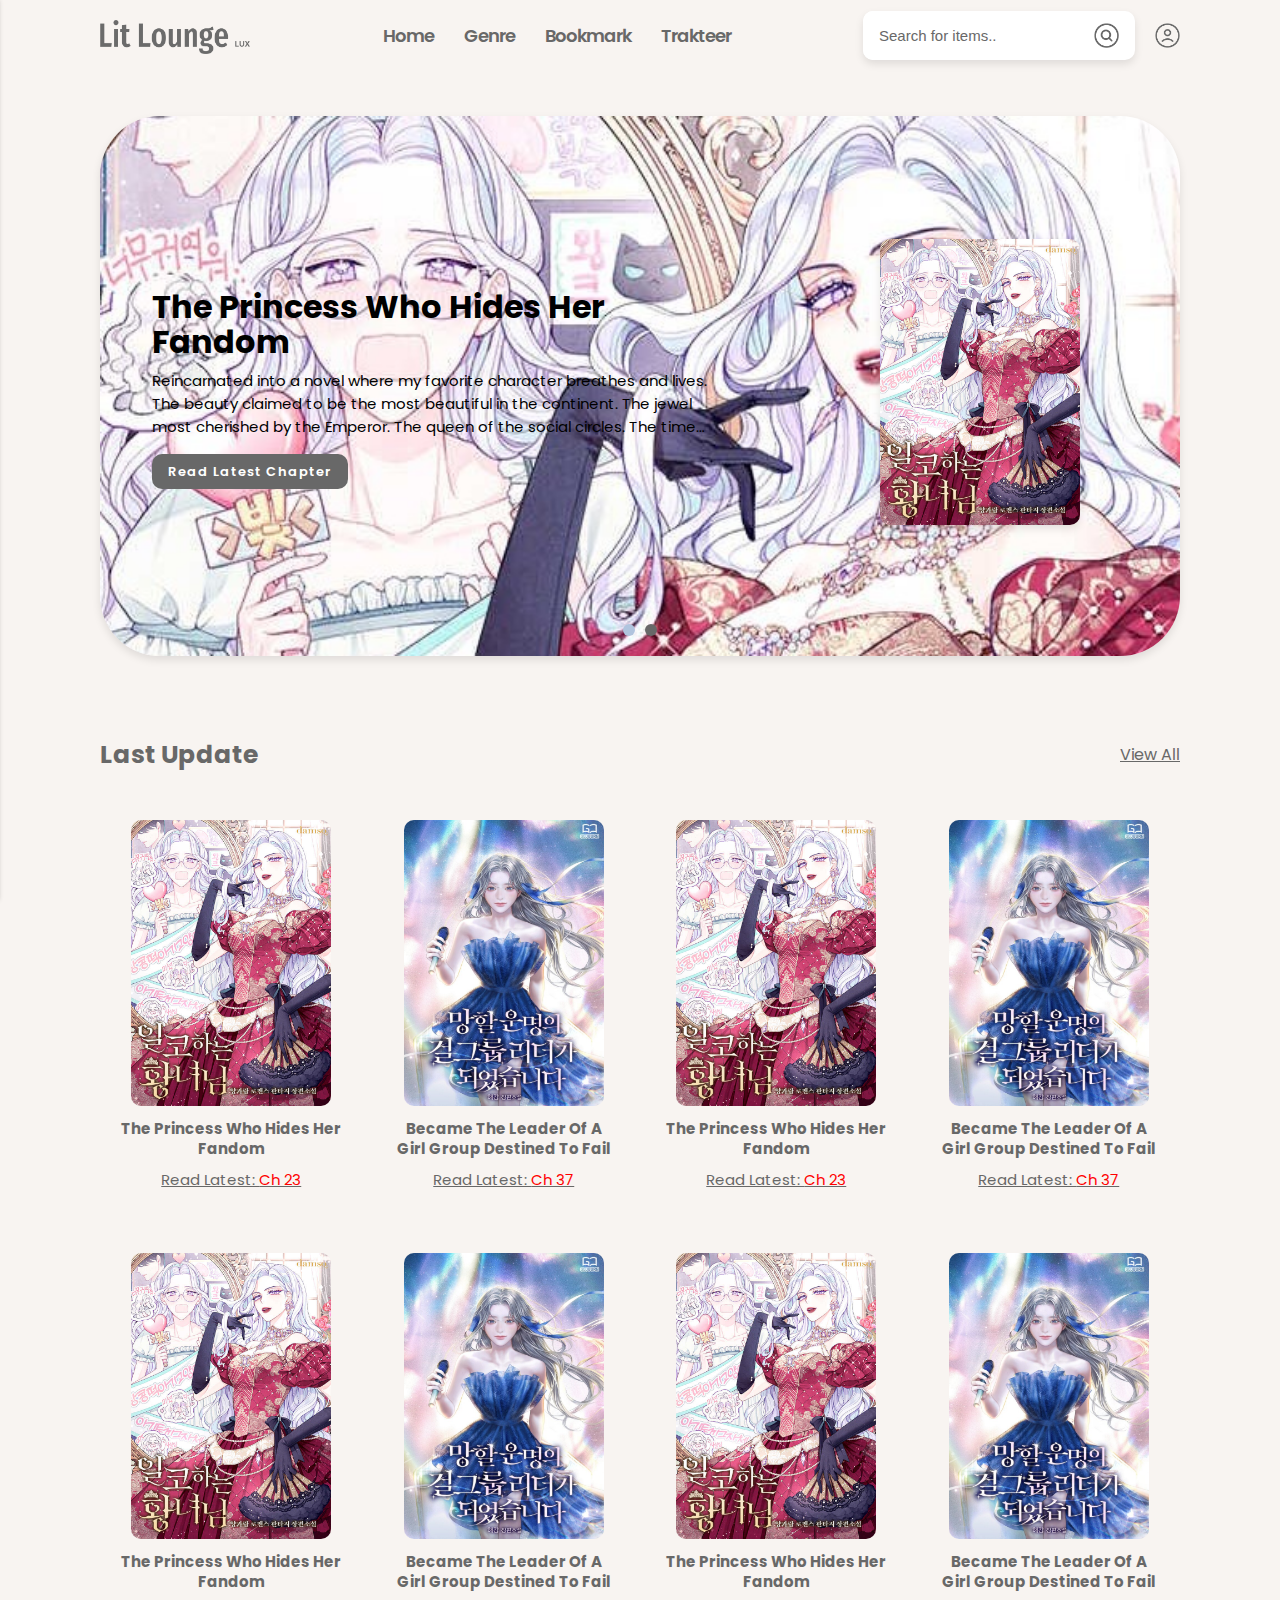
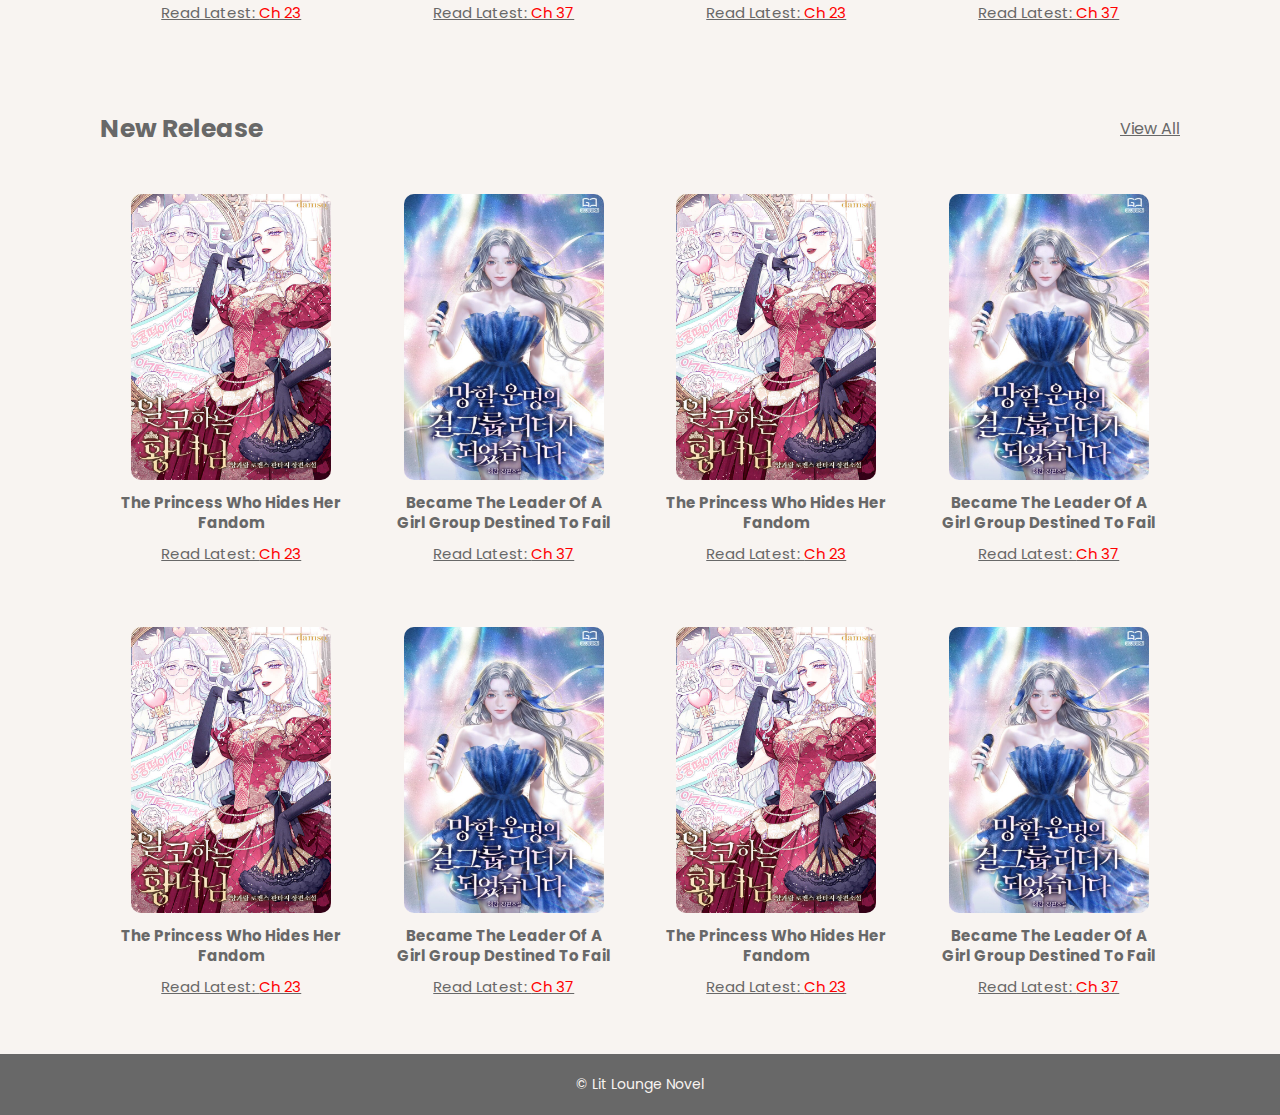
<file: index.html>
<!DOCTYPE html>
<html lang="en">
<head>
    <meta charset="UTF-8">
    <meta name="viewport" content="width=device-width, initial-scale=1.0">
    <title>Lit Lounge</title>
    <link rel="shortcut icon" href="assets/images/favicon.ico" type="image/x-icon">
    <!-- css -->
    <link rel="stylesheet" href="assets/css/style.css">
    <link rel="stylesheet" href="assets/css/mediaqueries.css">
    <link rel="stylesheet" href="assets/css/darkmode.css">

    <!-- hammer js -->
    <script src="https://hammerjs.github.io/dist/hammer.min.js"></script>
</head>
<body>
    <nav>
        <div class="nav-logo">
            <!-- Hamburger Menu -->
            <div class="hamburger-menu" id="hamburger-menu">
                <img src="assets/images/ham-menu.png">
            </div>
            <a href="index.html"><img src="assets/images/logo.png" alt="Logo Lit Lounge"></a>
        </div>

        <div class="nav-menu">
            <div class="nav-home">
                <a href="index.html">Home</a>
            </div>
            <div class="nav-genre">
                <a href="genre.html">Genre</a>
            </div>
            <div class="nav-library">
                <a href="bookmark.html">Bookmark</a>
            </div>
            <div class="nav-trakteer">
                <a href="trakteer.html">Trakteer</a>
            </div>
        </div>

        <div class="nav-icon">
            <!-- search bar start -->
            <div class="search-bar">
                <!-- search box start -->
                <div class="search-box">
                    <input
                        type="text"
                        id="search-input"
                        placeholder="Search for items.."
                    />
                    <img src="assets/images/search.png" id="icon">
                </div>
                <!-- search box end -->
            </div>
            <!-- search bar end -->
            <div class="nav-user" id="nav-user">
                <img src="assets/images/user.png">
                <!-- hidden button -->
                <div class="nav-user-menu">
                    <a href="login.html" id="login-btn">Sign In</a>
                        <button id="dark-mode-toggle">
                            <span class="color-option black"></span>
                            <span class="color-option white"></span>
                        </button>
                    </div>
                </div>
            </div>
        </div>
    </nav>

    <!-- Sidebar Menu -->
    <div class="sidebar-menu" id="sidebar-menu">
        <div class="sidebar-close" id="sidebar-close">
            <img src="assets/images/close.png" alt="Close">
        </div>
        <div class="sidebar-content">
            <!-- Menu items -->
            <div class="nav-home">
                <a href="index.html">Home</a>
            </div>
            <div class="nav-genre">
                <a href="genre.html">Genre</a>
            </div>
            <div class="nav-library">
                <a href="bookmark.html">Library</a>
            </div>
            <div class="nav-trakteer">
                <a href="trakteer.html">Trakteer</a>
            </div>
        </div>
    </div>

    <main>
        <!-- hero section start -->
        <div class="hero-section">
            <div class="slider-container">
                <div class="slide active" style="background-image: url('assets/images/princess-who-hides-her-fandom-thumb2.jpeg');">
                    <div class="textBox">
                        <h1 class="title">
                            The princess who hides her fandom
                        </h1>
                        <p class="desc">
                            Reincarnated into a novel where my favorite character breathes and lives.

                                The beauty claimed to be the most beautiful in the continent. The jewel most cherished by the Emperor. The queen of the social circles. The time bomb of the Imperial Palace. I became Princess Agnes Saint, the one with all these titles and descriptions!

                                It’s nice being from a rich royal family, but… Like Draco Malfoy who scorned Muggles in Harry Potter, the problem was that ‘I’ was the despised tr*sh that insulted my favorite character’s integrity.

                                To make matters worse, she’s hopelessly courting another man. ‘My favorite character is Kylo, the male lead’s rival, and now I’ve reincarnated as a hardcore fan of the male lead…’

                                But now that it’s come to this… I will, at all costs, by any means possible, prevent my favorite character’s death and pave a flower path for him!

                                But if I suddenly reveal myself as a Kylo fan, everyone would think I’ve lost my mind. Kylo himself would suspect I’m a madwoman.

                                I didn’t want my baby cat, my Kylo, to be shocked in any way. So for now, I must hide this agonizing affection.

                                Plus, revealing your fandom has never done any good. So for the time being, I will perfectly…

                                ‘Hide it.’
                        </p>
                        <a href="#">Read Latest Chapter</a>
                    </div>
                    <div class="imgBox">
                        <img src="assets/images/princess-who-hides-her-fandom.jpeg" id="novel-cover">
                    </div>
                </div>
                <div class="slide" style="background-image: url('assets/images/Became-The-Leader-of-a-Girl-Group-Destined-To-Fail-thumb.jpg');">
                    <div class="textBox">
                        <h1 class="title">
                            Became The Leader of a Girl Group Destined To Fail
                        </h1>
                        <p class="desc">
                            10 years since debut, won the grand prize for 3 years in a row.

                            Baek Nokha, a female solo idol, has perfect visuals, skills, and personality.

                            If it’s fandom, then she has a fandom. If it’s popularity, then she has popularity.

                            The moment she reached the peak of favorability and recognition without missing anything-

                            “…What’s up with these unmanaged vocal cords?”

                            Back to 10 years ago!

                            It’s not her own body, but someone else’s!

                            [Congratulations! You have became ‘Yoon Cheong’] [From now on, you must save the destined to fail girl group, ‘Steel Blue’!]
                        </p>
                        <a href="#">Read Latest Chapter</a>
                    </div>
                    <div class="imgBox">
                        <img src="assets/images/Became-The-Leader-of-a-Girl-Group-Destined-To-Fail.jpg" id="novel-cover">
                    </div>
                </div>
                <!-- Add more slides as needed -->
            </div>
            <div class="slider-nav">
                <span class="nav-bullet active"></span>
                <span class="nav-bullet"></span>
                <!-- Add more bullets corresponding to the number of slides -->
            </div>
        </div>
        <!-- hero section end -->

        <!-- last update section start -->
        <div class="last-update-section">
            <div class="last-update-container">
                <div class="last-update-header">
                    <h2 class="headline">
                        Last Update
                    </h2>
                    <div class="last-update-view">
                        <a href="last-update.html">View All</a>
                    </div>
                </div>
                <div class="last-update-content">
                    <div class="last-update-items">
                        <a href="#"><img src="assets/images/princess-who-hides-her-fandom.jpeg" alt="Cover Novel"></a>
                        <h5 class="title"><a href="#">The princess who hides her fandom</a></h5>
                        <a href="#">Read Latest: <span>Ch 23</span></a>
                    </div>
                    <div class="last-update-items">
                        <a href="#"><img src="assets/images/Became-The-Leader-of-a-Girl-Group-Destined-To-Fail.jpg" alt="Cover Novel"></a>
                        <h5 class="title"><a href="#">Became The Leader of a Girl Group Destined To Fail</a></h5>
                        <a href="#">Read Latest: <span>Ch 37</span></a>
                    </div>
                    <div class="last-update-items">
                        <a href="#"><img src="assets/images/princess-who-hides-her-fandom.jpeg" alt="Cover Novel"></a>
                        <h5 class="title"><a href="#">The princess who hides her fandom</a></h5>
                        <a href="#">Read Latest: <span>Ch 23</span></a>
                    </div>
                    <div class="last-update-items">
                        <a href="#"><img src="assets/images/Became-The-Leader-of-a-Girl-Group-Destined-To-Fail.jpg" alt="Cover Novel"></a>
                        <h5 class="title"><a href="#">Became The Leader of a Girl Group Destined To Fail</a></h5>
                        <a href="#">Read Latest: <span>Ch 37</span></a>
                    </div>
                    <div class="last-update-items">
                        <a href="#"><img src="assets/images/princess-who-hides-her-fandom.jpeg" alt="Cover Novel"></a>
                        <h5 class="title"><a href="#">The princess who hides her fandom</a></h5>
                        <a href="#">Read Latest: <span>Ch 23</span></a>
                    </div>
                    <div class="last-update-items">
                        <a href="#"><img src="assets/images/Became-The-Leader-of-a-Girl-Group-Destined-To-Fail.jpg" alt="Cover Novel"></a>
                        <h5 class="title"><a href="#">Became The Leader of a Girl Group Destined To Fail</a></h5>
                        <a href="#">Read Latest: <span>Ch 37</span></a>
                    </div>
                    <div class="last-update-items">
                        <a href="#"><img src="assets/images/princess-who-hides-her-fandom.jpeg" alt="Cover Novel"></a>
                        <h5 class="title"><a href="#">The princess who hides her fandom</a></h5>
                        <a href="#">Read Latest: <span>Ch 23</span></a>
                    </div>
                    <div class="last-update-items">
                        <a href="#"><img src="assets/images/Became-The-Leader-of-a-Girl-Group-Destined-To-Fail.jpg" alt="Cover Novel"></a>
                        <h5 class="title"><a href="#">Became The Leader of a Girl Group Destined To Fail</a></h5>
                        <a href="#">Read Latest: <span>Ch 37</span></a>
                    </div>
                </div>
            </div>
        </div>
        <!-- last update section end -->

        <!-- new release start -->
        <div class="new-release-section">
            <div class="new-release-container">
                <div class="new-release-header">
                    <h2 class="headline">
                        New Release
                    </h2>
                    <div class="new-release-view">
                        <a href="new-release.html">View All</a>
                    </div>
                </div>
                <div class="new-release-content">
                    <div class="new-release-items">
                        <a href="#"><img src="assets/images/princess-who-hides-her-fandom.jpeg" alt="Cover Novel"></a>
                        <h5 class="title"><a href="#">The princess who hides her fandom</a></h5>
                        <a href="#">Read Latest: <span>Ch 23</span></a>
                    </div>
                    <div class="new-release-items">
                        <a href="#"><img src="assets/images/Became-The-Leader-of-a-Girl-Group-Destined-To-Fail.jpg" alt="Cover Novel"></a>
                        <h5 class="title"><a href="#">Became The Leader of a Girl Group Destined To Fail</a></h5>
                        <a href="#">Read Latest: <span>Ch 37</span></a>
                    </div>
                    <div class="new-release-items">
                        <a href="#"><img src="assets/images/princess-who-hides-her-fandom.jpeg" alt="Cover Novel"></a>
                        <h5 class="title"><a href="#">The princess who hides her fandom</a></h5>
                        <a href="#">Read Latest: <span>Ch 23</span></a>
                    </div>
                    <div class="new-release-items">
                        <a href="#"><img src="assets/images/Became-The-Leader-of-a-Girl-Group-Destined-To-Fail.jpg" alt="Cover Novel"></a>
                        <h5 class="title"><a href="#">Became The Leader of a Girl Group Destined To Fail</a></h5>
                        <a href="#">Read Latest: <span>Ch 37</span></a>
                    </div>
                    <div class="new-release-items">
                        <a href="#"><img src="assets/images/princess-who-hides-her-fandom.jpeg" alt="Cover Novel"></a>
                        <h5 class="title"><a href="#">The princess who hides her fandom</a></h5>
                        <a href="#">Read Latest: <span>Ch 23</span></a>
                    </div>
                    <div class="new-release-items">
                        <a href="#"><img src="assets/images/Became-The-Leader-of-a-Girl-Group-Destined-To-Fail.jpg" alt="Cover Novel"></a>
                        <h5 class="title"><a href="#">Became The Leader of a Girl Group Destined To Fail</a></h5>
                        <a href="#">Read Latest: <span>Ch 37</span></a>
                    </div>
                    <div class="new-release-items">
                        <a href="#"><img src="assets/images/princess-who-hides-her-fandom.jpeg" alt="Cover Novel"></a>
                        <h5 class="title"><a href="#">The princess who hides her fandom</a></h5>
                        <a href="#">Read Latest: <span>Ch 23</span></a>
                    </div>
                    <div class="new-release-items">
                        <a href="#"><img src="assets/images/Became-The-Leader-of-a-Girl-Group-Destined-To-Fail.jpg" alt="Cover Novel"></a>
                        <h5 class="title"><a href="#">Became The Leader of a Girl Group Destined To Fail</a></h5>
                        <a href="#">Read Latest: <span>Ch 37</span></a>
                    </div>
                </div>
            </div>
        </div>
        <!-- new release start -->
    </main>

    <!-- footer start -->
    <footer>
        <p>&copy; Lit Lounge Novel</p>
    </footer>
    <!-- footer end -->

    <!-- script js -->
    <script src="assets/js/script.js"></script>
</body>
</html>
</file>
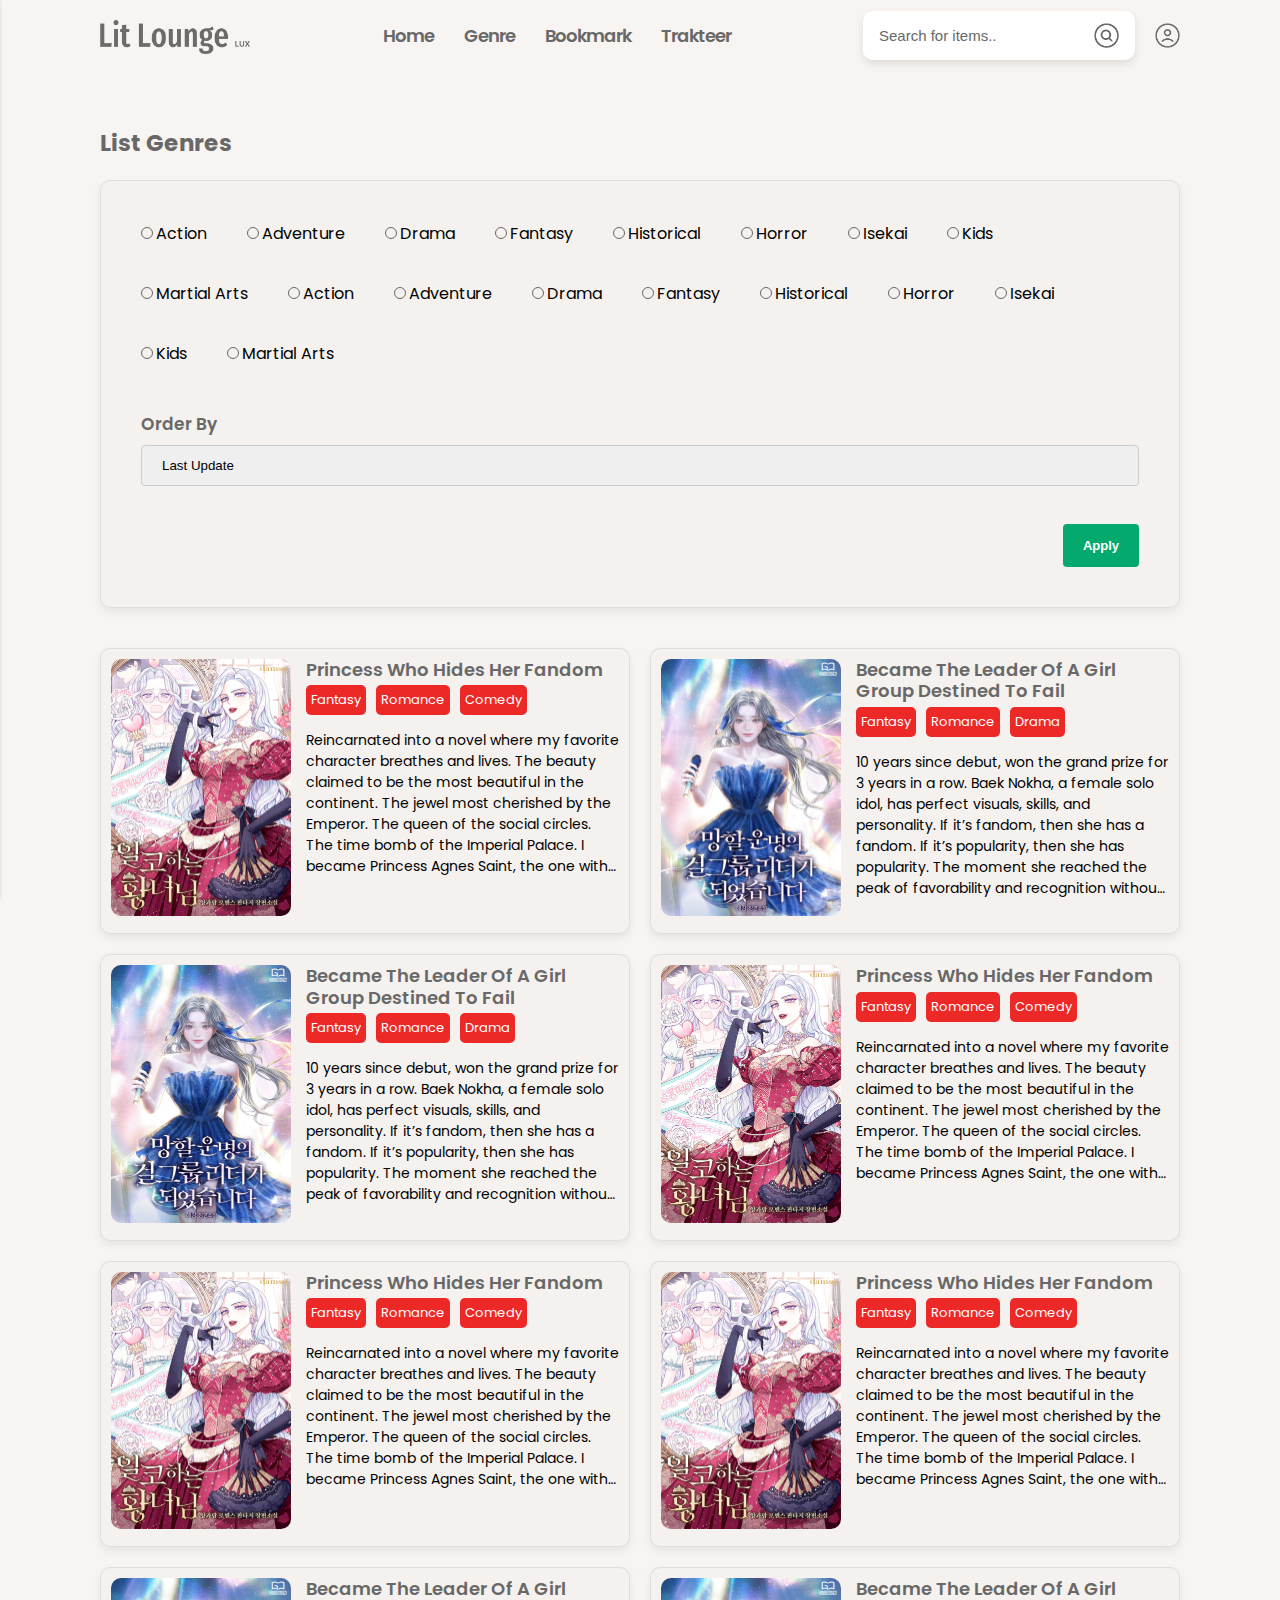
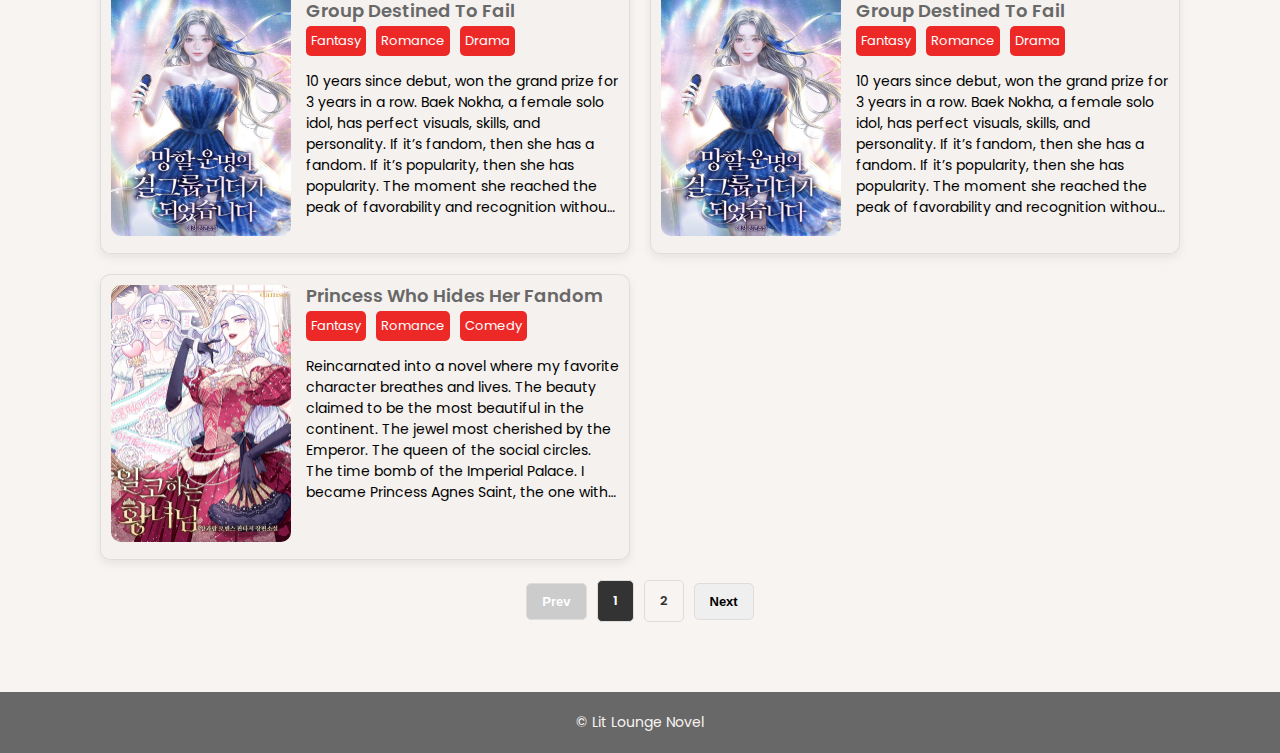
<file: genre.html>
<!DOCTYPE html>
<html lang="en">
<head>
    <meta charset="UTF-8">
    <meta name="viewport" content="width=device-width, initial-scale=1.0">
    <title>Lit Lounge</title>
    <link rel="shortcut icon" href="assets/images/favicon.ico" type="image/x-icon">
    <!-- css -->
    <link rel="stylesheet" href="assets/css/style.css">
    <link rel="stylesheet" href="assets/css/mediaqueries.css">
    <link rel="stylesheet" href="assets/css/darkmode.css">

    <!-- hammer js -->
    <script src="https://hammerjs.github.io/dist/hammer.min.js"></script>
</head>
<body>
    <nav>
        <div class="nav-logo">
            <!-- Hamburger Menu -->
            <div class="hamburger-menu" id="hamburger-menu">
                <img src="assets/images/ham-menu.png">
            </div>
            <a href="index.html"><img src="assets/images/logo.png" alt="Logo Lit Lounge"></a>
        </div>

        <div class="nav-menu">
            <div class="nav-home">
                <a href="index.html">Home</a>
            </div>
            <div class="nav-genre">
                <a href="genre.html">Genre</a>
            </div>
            <div class="nav-library">
                <a href="bookmark.html">Bookmark</a>
            </div>
            <div class="nav-trakteer">
                <a href="trakteer.html">Trakteer</a>
            </div>
        </div>

        <div class="nav-icon">
            <!-- search bar start -->
            <div class="search-bar">
                <!-- search box start -->
                <div class="search-box">
                    <input
                        type="text"
                        id="search-input"
                        placeholder="Search for items.."
                    />
                    <img src="assets/images/search.png" id="icon">
                </div>
                <!-- search box end -->
            </div>
            <!-- search bar end -->
            <div class="nav-user" id="nav-user">
                <img src="assets/images/user.png">
                <!-- hidden button -->
                <div class="nav-user-menu">
                    <a href="login.html" id="login-btn">Sign In</a>
                        <button id="dark-mode-toggle">
                            <span class="color-option black"></span>
                            <span class="color-option white"></span>
                        </button>
                    </div>
                </div>
            </div>
        </div>
    </nav>

    <!-- Sidebar Menu -->
    <div class="sidebar-menu" id="sidebar-menu">
        <div class="sidebar-close" id="sidebar-close">
            <img src="assets/images/close.png" alt="Close">
        </div>
        <div class="sidebar-content">
            <!-- Menu items -->
            <div class="nav-home">
                <a href="index.html">Home</a>
            </div>
            <div class="nav-genre">
                <a href="genre.html">Genre</a>
            </div>
            <div class="nav-library">
                <a href="bookmark.html">Library</a>
            </div>
            <div class="nav-trakteer">
                <a href="trakteer.html">Trakteer</a>
            </div>
        </div>
    </div>

    <!-- main start -->
    <main>
        <div class="browse-genre-section">
            <div class="browse-genre-container">
                <h2>List Genres</h2>
                <form action="#" class="browse-genre-form">
                    <!-- genre -->
                    <div class="genre-container">
                        <label class="genre-title">Action
                            <input type="checkbox"> 
                            <span class="genre-checkmark"></span>
                        </label>
                    </div>
                    <div class="genre-container">
                        <label class="genre-title">Adventure
                            <input type="checkbox">
                            <span class="genre-checkmark"></span>
                        </label>
                    </div>
                    <div class="genre-container">
                        <label class="genre-title">Drama
                            <input type="checkbox">
                            <span class="genre-checkmark"></span>
                        </label>
                    </div><div class="genre-container">
                        <label class="genre-title">Fantasy
                            <input type="checkbox">
                            <span class="genre-checkmark"></span>
                        </label>
                    </div><div class="genre-container">
                        <label class="genre-title">Historical
                            <input type="checkbox">
                            <span class="genre-checkmark"></span>
                        </label>
                    </div><div class="genre-container">
                        <label class="genre-title">Horror
                            <input type="checkbox">
                            <span class="genre-checkmark"></span>
                        </label>
                    </div><div class="genre-container">
                        <label class="genre-title">Isekai
                            <input type="checkbox">
                            <span class="genre-checkmark"></span>
                        </label>
                    </div><div class="genre-container">
                        <label class="genre-title">Kids
                            <input type="checkbox">
                            <span class="genre-checkmark"></span>
                        </label>
                    </div><div class="genre-container">
                        <label class="genre-title">Martial Arts
                            <input type="checkbox">
                            <span class="genre-checkmark"></span>
                        </label>
                    </div>
                    
                    <!-- dummy data start -->
                    <div class="genre-container">
                        <label class="genre-title">Action
                            <input type="checkbox" value="action"> 
                            <span class="genre-checkmark"></span>
                        </label>
                    </div>
                    <div class="genre-container">
                        <label class="genre-title">Adventure
                            <input type="checkbox" value="adventure">
                            <span class="genre-checkmark"></span>
                        </label>
                    </div>
                    <div class="genre-container">
                        <label class="genre-title">Drama
                            <input type="checkbox" value="drama">
                            <span class="genre-checkmark"></span>
                        </label>
                    </div><div class="genre-container">
                        <label class="genre-title">Fantasy
                            <input type="checkbox" value="fantasy">
                            <span class="genre-checkmark"></span>
                        </label>
                    </div><div class="genre-container">
                        <label class="genre-title">Historical
                            <input type="checkbox" value="historical">
                            <span class="genre-checkmark"></span>
                        </label>
                    </div><div class="genre-container">
                        <label class="genre-title">Horror
                            <input type="checkbox" value="horror">
                            <span class="genre-checkmark"></span>
                        </label>
                    </div><div class="genre-container">
                        <label class="genre-title">Isekai
                            <input type="checkbox" value="isekai">
                            <span class="genre-checkmark"></span>
                        </label>
                    </div><div class="genre-container">
                        <label class="genre-title">Kids
                            <input type="checkbox" value="kids">
                            <span class="genre-checkmark"></span>
                        </label>
                    </div><div class="genre-container">
                        <label class="genre-title">Martial Arts
                            <input type="checkbox" value="martial-arts">
                            <span class="genre-checkmark"></span>
                        </label>
                    </div>
                    <!-- dummy data end -->

                    <!-- order by -->
                    <div class="genre-order">
                        <label for="order-by">Order By</label>
                        <select name="order" id="order">
                            <option value="last-update">Last Update</option>
                            <option value="new-release">Recently Added</option>
                            <option value="random">Complete</option>
                        </select>
                    </div>

                    <div class="genre-submit">
                        <input type="submit" value="Apply">
                    </div>
                </form>
            </div>
        </div>

        <!-- novel list start -->
        <div class="preview-genre-section">
            <div class="preview-genre-container">
                <div class="preview-genre-content" id="paginationList">
                    <div class="preview-genre-item paginationItem">
                        <a href="#"><img src="assets/images/princess-who-hides-her-fandom.jpeg" alt="cover novel"></a>
                        <div class="description-box">
                            <h4><a href="#">Princess who hides her fandom</a></h4>
                            <div class="genre-list">
                                <a href="#">Fantasy</a>
                                <a href="#">Romance</a>
                                <a href="#">Comedy</a>
                            </div>
                            <p>
                                Reincarnated into a novel where my favorite character breathes and lives.

                                The beauty claimed to be the most beautiful in the continent. The jewel most cherished by the Emperor. The queen of the social circles. The time bomb of the Imperial Palace. I became Princess Agnes Saint, the one with all these titles and descriptions!

                                It’s nice being from a rich royal family, but… Like Draco Malfoy who scorned Muggles in Harry Potter, the problem was that ‘I’ was the despised tr*sh that insulted my favorite character’s integrity.

                                To make matters worse, she’s hopelessly courting another man. ‘My favorite character is Kylo, the male lead’s rival, and now I’ve reincarnated as a hardcore fan of the male lead…’

                                But now that it’s come to this… I will, at all costs, by any means possible, prevent my favorite character’s death and pave a flower path for him!

                                But if I suddenly reveal myself as a Kylo fan, everyone would think I’ve lost my mind. Kylo himself would suspect I’m a madwoman.

                                I didn’t want my baby cat, my Kylo, to be shocked in any way. So for now, I must hide this agonizing affection.

                                Plus, revealing your fandom has never done any good. So for the time being, I will perfectly…

                                ‘Hide it.’
                            </p>
                        </div>
                    </div>
                    <div class="preview-genre-item paginationItem">
                        <a href="#"><img src="assets/images/Became-The-Leader-of-a-Girl-Group-Destined-To-Fail.jpg" alt="cover novel"></a>
                        <div class="description-box">
                            <h4><a href="#">Became the leader of a girl group destined to fail</a></h4>
                            <div class="genre-list">
                                <a href="#">Fantasy</a>
                                <a href="#">Romance</a>
                                <a href="#">Drama</a>
                            </div>
                            <p>
                                10 years since debut, won the grand prize for 3 years in a row.

                                Baek Nokha, a female solo idol, has perfect visuals, skills, and personality.

                                If it’s fandom, then she has a fandom. If it’s popularity, then she has popularity.

                                The moment she reached the peak of favorability and recognition without missing anything-

                                “…What’s up with these unmanaged vocal cords?”

                                Back to 10 years ago!

                                It’s not her own body, but someone else’s!

                                [Congratulations! You have became ‘Yoon Cheong’] [From now on, you must save the destined to fail girl group, ‘Steel Blue’!]
                            </p>
                        </div>
                    </div>
                    <div class="preview-genre-item paginationItem">
                        <a href="#"><img src="assets/images/Became-The-Leader-of-a-Girl-Group-Destined-To-Fail.jpg" alt="cover novel"></a>
                        <div class="description-box">
                            <h4><a href="#">Became the leader of a girl group destined to fail</a></h4>
                            <div class="genre-list">
                                <a href="#">Fantasy</a>
                                <a href="#">Romance</a>
                                <a href="#">Drama</a>
                            </div>
                            <p>
                                10 years since debut, won the grand prize for 3 years in a row.

                                Baek Nokha, a female solo idol, has perfect visuals, skills, and personality.

                                If it’s fandom, then she has a fandom. If it’s popularity, then she has popularity.

                                The moment she reached the peak of favorability and recognition without missing anything-

                                “…What’s up with these unmanaged vocal cords?”

                                Back to 10 years ago!

                                It’s not her own body, but someone else’s!

                                [Congratulations! You have became ‘Yoon Cheong’] [From now on, you must save the destined to fail girl group, ‘Steel Blue’!]
                            </p>
                        </div>
                    </div>
                    <div class="preview-genre-item paginationItem">
                        <a href="#"><img src="assets/images/princess-who-hides-her-fandom.jpeg" alt="cover novel"></a>
                        <div class="description-box">
                            <h4><a href="#">Princess who hides her fandom</a></h4>
                            <div class="genre-list">
                                <a href="#">Fantasy</a>
                                <a href="#">Romance</a>
                                <a href="#">Comedy</a>
                            </div>
                            <p>
                                Reincarnated into a novel where my favorite character breathes and lives.

                                The beauty claimed to be the most beautiful in the continent. The jewel most cherished by the Emperor. The queen of the social circles. The time bomb of the Imperial Palace. I became Princess Agnes Saint, the one with all these titles and descriptions!

                                It’s nice being from a rich royal family, but… Like Draco Malfoy who scorned Muggles in Harry Potter, the problem was that ‘I’ was the despised tr*sh that insulted my favorite character’s integrity.

                                To make matters worse, she’s hopelessly courting another man. ‘My favorite character is Kylo, the male lead’s rival, and now I’ve reincarnated as a hardcore fan of the male lead…’

                                But now that it’s come to this… I will, at all costs, by any means possible, prevent my favorite character’s death and pave a flower path for him!

                                But if I suddenly reveal myself as a Kylo fan, everyone would think I’ve lost my mind. Kylo himself would suspect I’m a madwoman.

                                I didn’t want my baby cat, my Kylo, to be shocked in any way. So for now, I must hide this agonizing affection.

                                Plus, revealing your fandom has never done any good. So for the time being, I will perfectly…

                                ‘Hide it.’
                            </p>
                        </div>
                    </div>
                    <!-- dummy data start -->
                    <div class="preview-genre-item paginationItem">
                        <a href="#"><img src="assets/images/princess-who-hides-her-fandom.jpeg" alt="cover novel"></a>
                        <div class="description-box">
                            <h4><a href="#">Princess who hides her fandom</a></h4>
                            <div class="genre-list">
                                <a href="#">Fantasy</a>
                                <a href="#">Romance</a>
                                <a href="#">Comedy</a>
                            </div>
                            <p>
                                Reincarnated into a novel where my favorite character breathes and lives.

                                The beauty claimed to be the most beautiful in the continent. The jewel most cherished by the Emperor. The queen of the social circles. The time bomb of the Imperial Palace. I became Princess Agnes Saint, the one with all these titles and descriptions!

                                It’s nice being from a rich royal family, but… Like Draco Malfoy who scorned Muggles in Harry Potter, the problem was that ‘I’ was the despised tr*sh that insulted my favorite character’s integrity.

                                To make matters worse, she’s hopelessly courting another man. ‘My favorite character is Kylo, the male lead’s rival, and now I’ve reincarnated as a hardcore fan of the male lead…’

                                But now that it’s come to this… I will, at all costs, by any means possible, prevent my favorite character’s death and pave a flower path for him!

                                But if I suddenly reveal myself as a Kylo fan, everyone would think I’ve lost my mind. Kylo himself would suspect I’m a madwoman.

                                I didn’t want my baby cat, my Kylo, to be shocked in any way. So for now, I must hide this agonizing affection.

                                Plus, revealing your fandom has never done any good. So for the time being, I will perfectly…

                                ‘Hide it.’
                            </p>
                        </div>
                    </div>
                    <div class="preview-genre-item paginationItem">
                        <a href="#"><img src="assets/images/princess-who-hides-her-fandom.jpeg" alt="cover novel"></a>
                        <div class="description-box">
                            <h4><a href="#">Princess who hides her fandom</a></h4>
                            <div class="genre-list">
                                <a href="#">Fantasy</a>
                                <a href="#">Romance</a>
                                <a href="#">Comedy</a>
                            </div>
                            <p>
                                Reincarnated into a novel where my favorite character breathes and lives.

                                The beauty claimed to be the most beautiful in the continent. The jewel most cherished by the Emperor. The queen of the social circles. The time bomb of the Imperial Palace. I became Princess Agnes Saint, the one with all these titles and descriptions!

                                It’s nice being from a rich royal family, but… Like Draco Malfoy who scorned Muggles in Harry Potter, the problem was that ‘I’ was the despised tr*sh that insulted my favorite character’s integrity.

                                To make matters worse, she’s hopelessly courting another man. ‘My favorite character is Kylo, the male lead’s rival, and now I’ve reincarnated as a hardcore fan of the male lead…’

                                But now that it’s come to this… I will, at all costs, by any means possible, prevent my favorite character’s death and pave a flower path for him!

                                But if I suddenly reveal myself as a Kylo fan, everyone would think I’ve lost my mind. Kylo himself would suspect I’m a madwoman.

                                I didn’t want my baby cat, my Kylo, to be shocked in any way. So for now, I must hide this agonizing affection.

                                Plus, revealing your fandom has never done any good. So for the time being, I will perfectly…

                                ‘Hide it.’
                            </p>
                        </div>
                    </div>
                    <div class="preview-genre-item paginationItem">
                        <a href="#"><img src="assets/images/Became-The-Leader-of-a-Girl-Group-Destined-To-Fail.jpg" alt="cover novel"></a>
                        <div class="description-box">
                            <h4><a href="#">Became the leader of a girl group destined to fail</a></h4>
                            <div class="genre-list">
                                <a href="#">Fantasy</a>
                                <a href="#">Romance</a>
                                <a href="#">Drama</a>
                            </div>
                            <p>
                                10 years since debut, won the grand prize for 3 years in a row.

                                Baek Nokha, a female solo idol, has perfect visuals, skills, and personality.

                                If it’s fandom, then she has a fandom. If it’s popularity, then she has popularity.

                                The moment she reached the peak of favorability and recognition without missing anything-

                                “…What’s up with these unmanaged vocal cords?”

                                Back to 10 years ago!

                                It’s not her own body, but someone else’s!

                                [Congratulations! You have became ‘Yoon Cheong’] [From now on, you must save the destined to fail girl group, ‘Steel Blue’!]
                            </p>
                        </div>
                    </div>
                    <div class="preview-genre-item paginationItem">
                        <a href="#"><img src="assets/images/Became-The-Leader-of-a-Girl-Group-Destined-To-Fail.jpg" alt="cover novel"></a>
                        <div class="description-box">
                            <h4><a href="#">Became the leader of a girl group destined to fail</a></h4>
                            <div class="genre-list">
                                <a href="#">Fantasy</a>
                                <a href="#">Romance</a>
                                <a href="#">Drama</a>
                            </div>
                            <p>
                                10 years since debut, won the grand prize for 3 years in a row.

                                Baek Nokha, a female solo idol, has perfect visuals, skills, and personality.

                                If it’s fandom, then she has a fandom. If it’s popularity, then she has popularity.

                                The moment she reached the peak of favorability and recognition without missing anything-

                                “…What’s up with these unmanaged vocal cords?”

                                Back to 10 years ago!

                                It’s not her own body, but someone else’s!

                                [Congratulations! You have became ‘Yoon Cheong’] [From now on, you must save the destined to fail girl group, ‘Steel Blue’!]
                            </p>
                        </div>
                    </div>
                    <div class="preview-genre-item paginationItem">
                        <a href="#"><img src="assets/images/princess-who-hides-her-fandom.jpeg" alt="cover novel"></a>
                        <div class="description-box">
                            <h4><a href="#">Princess who hides her fandom</a></h4>
                            <div class="genre-list">
                                <a href="#">Fantasy</a>
                                <a href="#">Romance</a>
                                <a href="#">Comedy</a>
                            </div>
                            <p>
                                Reincarnated into a novel where my favorite character breathes and lives.

                                The beauty claimed to be the most beautiful in the continent. The jewel most cherished by the Emperor. The queen of the social circles. The time bomb of the Imperial Palace. I became Princess Agnes Saint, the one with all these titles and descriptions!

                                It’s nice being from a rich royal family, but… Like Draco Malfoy who scorned Muggles in Harry Potter, the problem was that ‘I’ was the despised tr*sh that insulted my favorite character’s integrity.

                                To make matters worse, she’s hopelessly courting another man. ‘My favorite character is Kylo, the male lead’s rival, and now I’ve reincarnated as a hardcore fan of the male lead…’

                                But now that it’s come to this… I will, at all costs, by any means possible, prevent my favorite character’s death and pave a flower path for him!

                                But if I suddenly reveal myself as a Kylo fan, everyone would think I’ve lost my mind. Kylo himself would suspect I’m a madwoman.

                                I didn’t want my baby cat, my Kylo, to be shocked in any way. So for now, I must hide this agonizing affection.

                                Plus, revealing your fandom has never done any good. So for the time being, I will perfectly…

                                ‘Hide it.’
                            </p>
                        </div>
                    </div>
                    <div class="preview-genre-item paginationItem">
                        <a href="#"><img src="assets/images/Became-The-Leader-of-a-Girl-Group-Destined-To-Fail.jpg" alt="cover novel"></a>
                        <div class="description-box">
                            <h4><a href="#">Became the leader of a girl group destined to fail</a></h4>
                            <div class="genre-list">
                                <a href="#">Fantasy</a>
                                <a href="#">Romance</a>
                                <a href="#">Drama</a>
                            </div>
                            <p>
                                10 years since debut, won the grand prize for 3 years in a row.

                                Baek Nokha, a female solo idol, has perfect visuals, skills, and personality.

                                If it’s fandom, then she has a fandom. If it’s popularity, then she has popularity.

                                The moment she reached the peak of favorability and recognition without missing anything-

                                “…What’s up with these unmanaged vocal cords?”

                                Back to 10 years ago!

                                It’s not her own body, but someone else’s!

                                [Congratulations! You have became ‘Yoon Cheong’] [From now on, you must save the destined to fail girl group, ‘Steel Blue’!]
                            </p>
                        </div>
                    </div>
                    <div class="preview-genre-item paginationItem">
                        <a href="#"><img src="assets/images/Became-The-Leader-of-a-Girl-Group-Destined-To-Fail.jpg" alt="cover novel"></a>
                        <div class="description-box">
                            <h4><a href="#">Became the leader of a girl group destined to fail</a></h4>
                            <div class="genre-list">
                                <a href="#">Fantasy</a>
                                <a href="#">Romance</a>
                                <a href="#">Drama</a>
                            </div>
                            <p>
                                10 years since debut, won the grand prize for 3 years in a row.

                                Baek Nokha, a female solo idol, has perfect visuals, skills, and personality.

                                If it’s fandom, then she has a fandom. If it’s popularity, then she has popularity.

                                The moment she reached the peak of favorability and recognition without missing anything-

                                “…What’s up with these unmanaged vocal cords?”

                                Back to 10 years ago!

                                It’s not her own body, but someone else’s!

                                [Congratulations! You have became ‘Yoon Cheong’] [From now on, you must save the destined to fail girl group, ‘Steel Blue’!]
                            </p>
                        </div>
                    </div>
                    <div class="preview-genre-item paginationItem">
                        <a href="#"><img src="assets/images/princess-who-hides-her-fandom.jpeg" alt="cover novel"></a>
                        <div class="description-box">
                            <h4><a href="#">Princess who hides her fandom</a></h4>
                            <div class="genre-list">
                                <a href="#">Fantasy</a>
                                <a href="#">Romance</a>
                                <a href="#">Comedy</a>
                            </div>
                            <p>
                                Reincarnated into a novel where my favorite character breathes and lives.

                                The beauty claimed to be the most beautiful in the continent. The jewel most cherished by the Emperor. The queen of the social circles. The time bomb of the Imperial Palace. I became Princess Agnes Saint, the one with all these titles and descriptions!

                                It’s nice being from a rich royal family, but… Like Draco Malfoy who scorned Muggles in Harry Potter, the problem was that ‘I’ was the despised tr*sh that insulted my favorite character’s integrity.

                                To make matters worse, she’s hopelessly courting another man. ‘My favorite character is Kylo, the male lead’s rival, and now I’ve reincarnated as a hardcore fan of the male lead…’

                                But now that it’s come to this… I will, at all costs, by any means possible, prevent my favorite character’s death and pave a flower path for him!

                                But if I suddenly reveal myself as a Kylo fan, everyone would think I’ve lost my mind. Kylo himself would suspect I’m a madwoman.

                                I didn’t want my baby cat, my Kylo, to be shocked in any way. So for now, I must hide this agonizing affection.

                                Plus, revealing your fandom has never done any good. So for the time being, I will perfectly…

                                ‘Hide it.’
                            </p>
                        </div>
                    </div>
                    <!-- dummy data end -->
                </div>
                <!-- pagination -->
                <div class="pagination-container" data-content-limit="9">
                    <div class="pagination">
                        <button class="control" id="prev" title="Previous page">Prev
                        </button>
                        <div class="pageNumbers" id="pageNumbers">
                            <!-- page number -->
                        </div>
                        <button class="control" id="next" title="Next page">Next
                        </button>
                    </div>
                </div>
            </div>
        </div>
        <!-- novel list end -->
    </main>
    <!-- main end -->
    
    <!-- footer start -->
    <footer>
        <p>&copy; Lit Lounge Novel</p>
    </footer>
    <!-- footer end -->

    <!-- script js -->
    <script src="assets/js/script.js"></script>
    <script src="assets/js/pagination.js"></script>
</body>
</html>
</file>
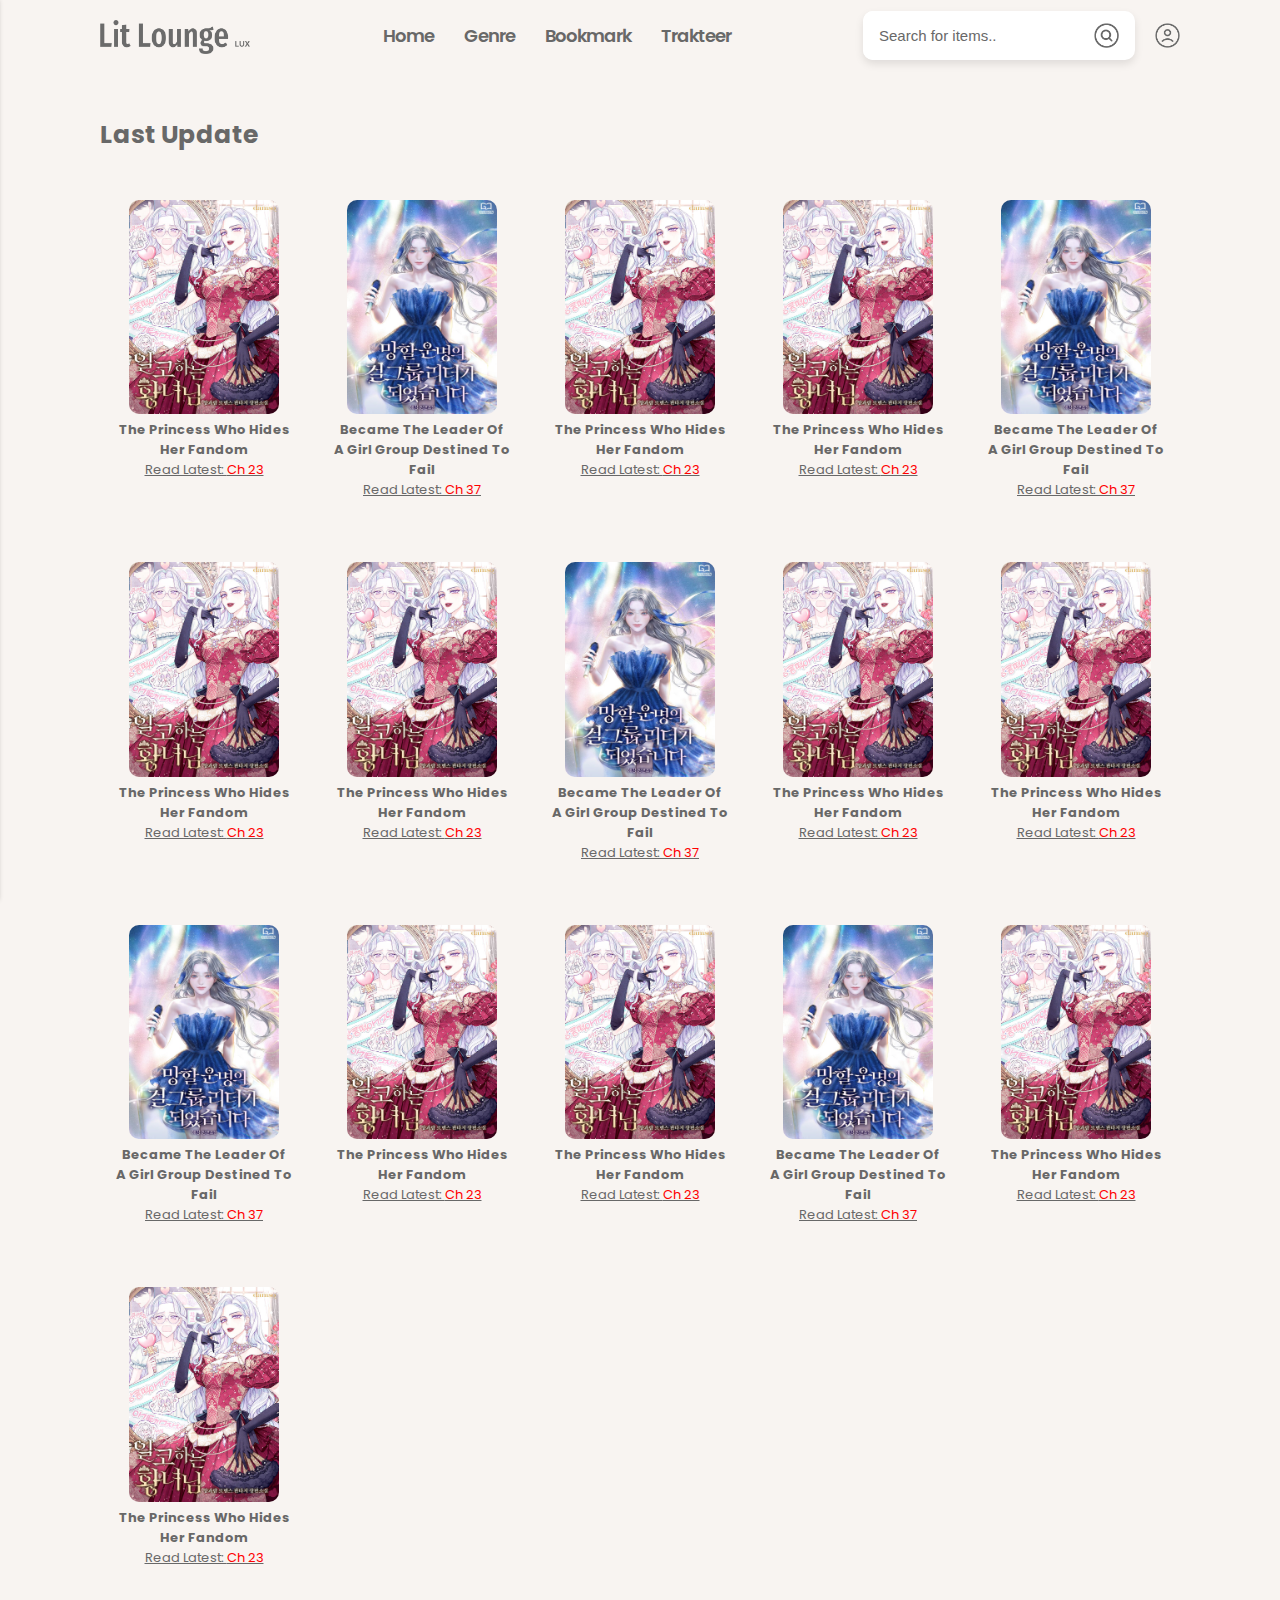
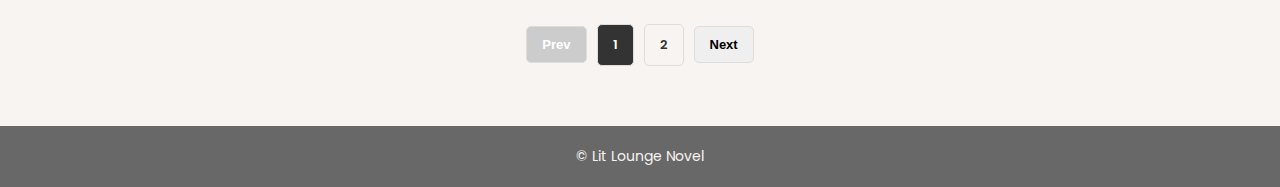
<file: last-update.html>
<!DOCTYPE html>
<html lang="en">
<head>
    <meta charset="UTF-8">
    <meta name="viewport" content="width=device-width, initial-scale=1.0">
    <title>Lit Lounge</title>
    <link rel="shortcut icon" href="assets/images/favicon.ico" type="image/x-icon">
    <!-- css -->
    <link rel="stylesheet" href="assets/css/style.css">
    <link rel="stylesheet" href="assets/css/mediaqueries.css">
    <link rel="stylesheet" href="assets/css/darkmode.css">

    <!-- hammer js -->
    <script src="https://hammerjs.github.io/dist/hammer.min.js"></script>
</head>
<body>
    <nav>
        <div class="nav-logo">
            <!-- Hamburger Menu -->
            <div class="hamburger-menu" id="hamburger-menu">
                <img src="assets/images/ham-menu.png">
            </div>
            <a href="index.html"><img src="assets/images/logo.png" alt="Logo Lit Lounge"></a>
        </div>

        <div class="nav-menu">
            <div class="nav-home">
                <a href="index.html">Home</a>
            </div>
            <div class="nav-genre">
                <a href="genre.html">Genre</a>
            </div>
            <div class="nav-library">
                <a href="bookmark.html">Bookmark</a>
            </div>
            <div class="nav-trakteer">
                <a href="trakteer.html">Trakteer</a>
            </div>
        </div>

        <div class="nav-icon">
            <!-- search bar start -->
            <div class="search-bar">
                <!-- search box start -->
                <div class="search-box">
                    <input
                        type="text"
                        id="search-input"
                        placeholder="Search for items.."
                    />
                    <img src="assets/images/search.png" id="icon">
                </div>
                <!-- search box end -->
            </div>
            <!-- search bar end -->
            <div class="nav-user" id="nav-user">
                <img src="assets/images/user.png">
                <!-- hidden button -->
                <div class="nav-user-menu">
                    <a href="login.html" id="login-btn">Sign In</a>
                        <button id="dark-mode-toggle">
                            <span class="color-option black"></span>
                            <span class="color-option white"></span>
                        </button>
                    </div>
                </div>
            </div>
        </div>
    </nav>

    <!-- Sidebar Menu -->
    <div class="sidebar-menu" id="sidebar-menu">
        <div class="sidebar-close" id="sidebar-close">
            <img src="assets/images/close.png" alt="Close">
        </div>
        <div class="sidebar-content">
            <!-- Menu items -->
            <div class="nav-home">
                <a href="index.html">Home</a>
            </div>
            <div class="nav-genre">
                <a href="genre.html">Genre</a>
            </div>
            <div class="nav-library">
                <a href="bookmark.html">Library</a>
            </div>
            <div class="nav-trakteer">
                <a href="trakteer.html">Trakteer</a>
            </div>
        </div>
    </div>

    <main>
        <div class="preview-last-update-section">
            <div class="preview-last-update-container">
                <div class="preview-last-update-content">
                    <div class="preview-last-update-header">
                        <h2 class="headline">
                            Last Update
                        </h2>
                    </div>
                    <div class="preview-last-update-list" id="paginationList">
                        <div class="preview-last-update-item paginationItem">
                            <a href="#"><img src="assets/images/princess-who-hides-her-fandom.jpeg" alt="Cover Novel"></a>
                            <h5 class="title"><a href="#">The princess who hides her fandom</a></h5>
                            <a href="#">Read Latest: <span>Ch 23</span></a>
                        </div>
                        <div class="preview-last-update-item paginationItem">
                            <a href="#"><img src="assets/images/Became-The-Leader-of-a-Girl-Group-Destined-To-Fail.jpg" alt="Cover Novel"></a>
                            <h5 class="title"><a href="#">Became The Leader of a Girl Group Destined To Fail</a></h5>
                            <a href="#">Read Latest: <span>Ch 37</span></a>
                        </div>
                        <div class="preview-last-update-item paginationItem">
                            <a href="#"><img src="assets/images/princess-who-hides-her-fandom.jpeg" alt="Cover Novel"></a>
                            <h5 class="title"><a href="#">The princess who hides her fandom</a></h5>
                            <a href="#">Read Latest: <span>Ch 23</span></a>
                        </div>
                        <div class="preview-last-update-item paginationItem">
                            <a href="#"><img src="assets/images/princess-who-hides-her-fandom.jpeg" alt="Cover Novel"></a>
                            <h5 class="title"><a href="#">The princess who hides her fandom</a></h5>
                            <a href="#">Read Latest: <span>Ch 23</span></a>
                        </div>
                        <div class="preview-last-update-item paginationItem">
                            <a href="#"><img src="assets/images/Became-The-Leader-of-a-Girl-Group-Destined-To-Fail.jpg" alt="Cover Novel"></a>
                            <h5 class="title"><a href="#">Became The Leader of a Girl Group Destined To Fail</a></h5>
                            <a href="#">Read Latest: <span>Ch 37</span></a>
                        </div>
                        <div class="preview-last-update-item paginationItem">
                            <a href="#"><img src="assets/images/princess-who-hides-her-fandom.jpeg" alt="Cover Novel"></a>
                            <h5 class="title"><a href="#">The princess who hides her fandom</a></h5>
                            <a href="#">Read Latest: <span>Ch 23</span></a>
                        </div>
                        <div class="preview-last-update-item paginationItem">
                            <a href="#"><img src="assets/images/princess-who-hides-her-fandom.jpeg" alt="Cover Novel"></a>
                            <h5 class="title"><a href="#">The princess who hides her fandom</a></h5>
                            <a href="#">Read Latest: <span>Ch 23</span></a>
                        </div>
                        <div class="preview-last-update-item paginationItem">
                            <a href="#"><img src="assets/images/Became-The-Leader-of-a-Girl-Group-Destined-To-Fail.jpg" alt="Cover Novel"></a>
                            <h5 class="title"><a href="#">Became The Leader of a Girl Group Destined To Fail</a></h5>
                            <a href="#">Read Latest: <span>Ch 37</span></a>
                        </div>
                        <div class="preview-last-update-item paginationItem">
                            <a href="#"><img src="assets/images/princess-who-hides-her-fandom.jpeg" alt="Cover Novel"></a>
                            <h5 class="title"><a href="#">The princess who hides her fandom</a></h5>
                            <a href="#">Read Latest: <span>Ch 23</span></a>
                        </div>
                        <div class="preview-last-update-item paginationItem">
                            <a href="#"><img src="assets/images/princess-who-hides-her-fandom.jpeg" alt="Cover Novel"></a>
                            <h5 class="title"><a href="#">The princess who hides her fandom</a></h5>
                            <a href="#">Read Latest: <span>Ch 23</span></a>
                        </div>
                        <div class="preview-last-update-item paginationItem">
                            <a href="#"><img src="assets/images/Became-The-Leader-of-a-Girl-Group-Destined-To-Fail.jpg" alt="Cover Novel"></a>
                            <h5 class="title"><a href="#">Became The Leader of a Girl Group Destined To Fail</a></h5>
                            <a href="#">Read Latest: <span>Ch 37</span></a>
                        </div>
                        <div class="preview-last-update-item paginationItem">
                            <a href="#"><img src="assets/images/princess-who-hides-her-fandom.jpeg" alt="Cover Novel"></a>
                            <h5 class="title"><a href="#">The princess who hides her fandom</a></h5>
                            <a href="#">Read Latest: <span>Ch 23</span></a>
                        </div>
                        <!-- dummy data start -->
                        <div class="preview-last-update-item paginationItem">
                            <a href="#"><img src="assets/images/princess-who-hides-her-fandom.jpeg" alt="Cover Novel"></a>
                            <h5 class="title"><a href="#">The princess who hides her fandom</a></h5>
                            <a href="#">Read Latest: <span>Ch 23</span></a>
                        </div>
                        <div class="preview-last-update-item paginationItem">
                            <a href="#"><img src="assets/images/Became-The-Leader-of-a-Girl-Group-Destined-To-Fail.jpg" alt="Cover Novel"></a>
                            <h5 class="title"><a href="#">Became The Leader of a Girl Group Destined To Fail</a></h5>
                            <a href="#">Read Latest: <span>Ch 37</span></a>
                        </div>
                        <div class="preview-last-update-item paginationItem">
                            <a href="#"><img src="assets/images/princess-who-hides-her-fandom.jpeg" alt="Cover Novel"></a>
                            <h5 class="title"><a href="#">The princess who hides her fandom</a></h5>
                            <a href="#">Read Latest: <span>Ch 23</span></a>
                        </div>
                        <div class="preview-last-update-item paginationItem">
                            <a href="#"><img src="assets/images/princess-who-hides-her-fandom.jpeg" alt="Cover Novel"></a>
                            <h5 class="title"><a href="#">The princess who hides her fandom</a></h5>
                            <a href="#">Read Latest: <span>Ch 23</span></a>
                        </div>
                        <div class="preview-last-update-item paginationItem">
                            <a href="#"><img src="assets/images/Became-The-Leader-of-a-Girl-Group-Destined-To-Fail.jpg" alt="Cover Novel"></a>
                            <h5 class="title"><a href="#">Became The Leader of a Girl Group Destined To Fail</a></h5>
                            <a href="#">Read Latest: <span>Ch 37</span></a>
                        </div>
                        <div class="preview-last-update-item paginationItem">
                            <a href="#"><img src="assets/images/princess-who-hides-her-fandom.jpeg" alt="Cover Novel"></a>
                            <h5 class="title"><a href="#">The princess who hides her fandom</a></h5>
                            <a href="#">Read Latest: <span>Ch 23</span></a>
                        </div>
                        <div class="preview-last-update-item paginationItem">
                            <a href="#"><img src="assets/images/princess-who-hides-her-fandom.jpeg" alt="Cover Novel"></a>
                            <h5 class="title"><a href="#">The princess who hides her fandom</a></h5>
                            <a href="#">Read Latest: <span>Ch 23</span></a>
                        </div>
                        <div class="preview-last-update-item paginationItem">
                            <a href="#"><img src="assets/images/Became-The-Leader-of-a-Girl-Group-Destined-To-Fail.jpg" alt="Cover Novel"></a>
                            <h5 class="title"><a href="#">Became The Leader of a Girl Group Destined To Fail</a></h5>
                            <a href="#">Read Latest: <span>Ch 37</span></a>
                        </div>
                        <div class="preview-last-update-item paginationItem">
                            <a href="#"><img src="assets/images/princess-who-hides-her-fandom.jpeg" alt="Cover Novel"></a>
                            <h5 class="title"><a href="#">The princess who hides her fandom</a></h5>
                            <a href="#">Read Latest: <span>Ch 23</span></a>
                        </div>
                        <div class="preview-last-update-item paginationItem">
                            <a href="#"><img src="assets/images/princess-who-hides-her-fandom.jpeg" alt="Cover Novel"></a>
                            <h5 class="title"><a href="#">The princess who hides her fandom</a></h5>
                            <a href="#">Read Latest: <span>Ch 23</span></a>
                        </div>
                        <div class="preview-last-update-item paginationItem">
                            <a href="#"><img src="assets/images/Became-The-Leader-of-a-Girl-Group-Destined-To-Fail.jpg" alt="Cover Novel"></a>
                            <h5 class="title"><a href="#">Became The Leader of a Girl Group Destined To Fail</a></h5>
                            <a href="#">Read Latest: <span>Ch 37</span></a>
                        </div>
                        <div class="preview-last-update-item paginationItem">
                            <a href="#"><img src="assets/images/princess-who-hides-her-fandom.jpeg" alt="Cover Novel"></a>
                            <h5 class="title"><a href="#">The princess who hides her fandom</a></h5>
                            <a href="#">Read Latest: <span>Ch 23</span></a>
                        </div>
                        <!-- dummy data end -->
                    </div>
                    <!-- pagination -->
                    <div class="pagination-container" data-content-limit="16">
                        <div class="pagination">
                            <button class="control" id="prev" title="Previous page">
                                Prev
                            </button>
                            <div class="pageNumbers" id="pageNumbers">
                                <!-- page number -->
                            </div>
                            <button class="control" id="next" title="Next page">
                                Next
                            </button>
                        </div>
                    </div>
                </div>
            </div>
        </div>
    </main>

    <!-- footer start -->
    <footer>
        <p>&copy; Lit Lounge Novel</p>
    </footer>
    <!-- footer end -->
    
    <!-- script js -->
    <script src="assets/js/script.js"></script>
    <script src="assets/js/pagination.js"></script>
</body>
</html>
</file>
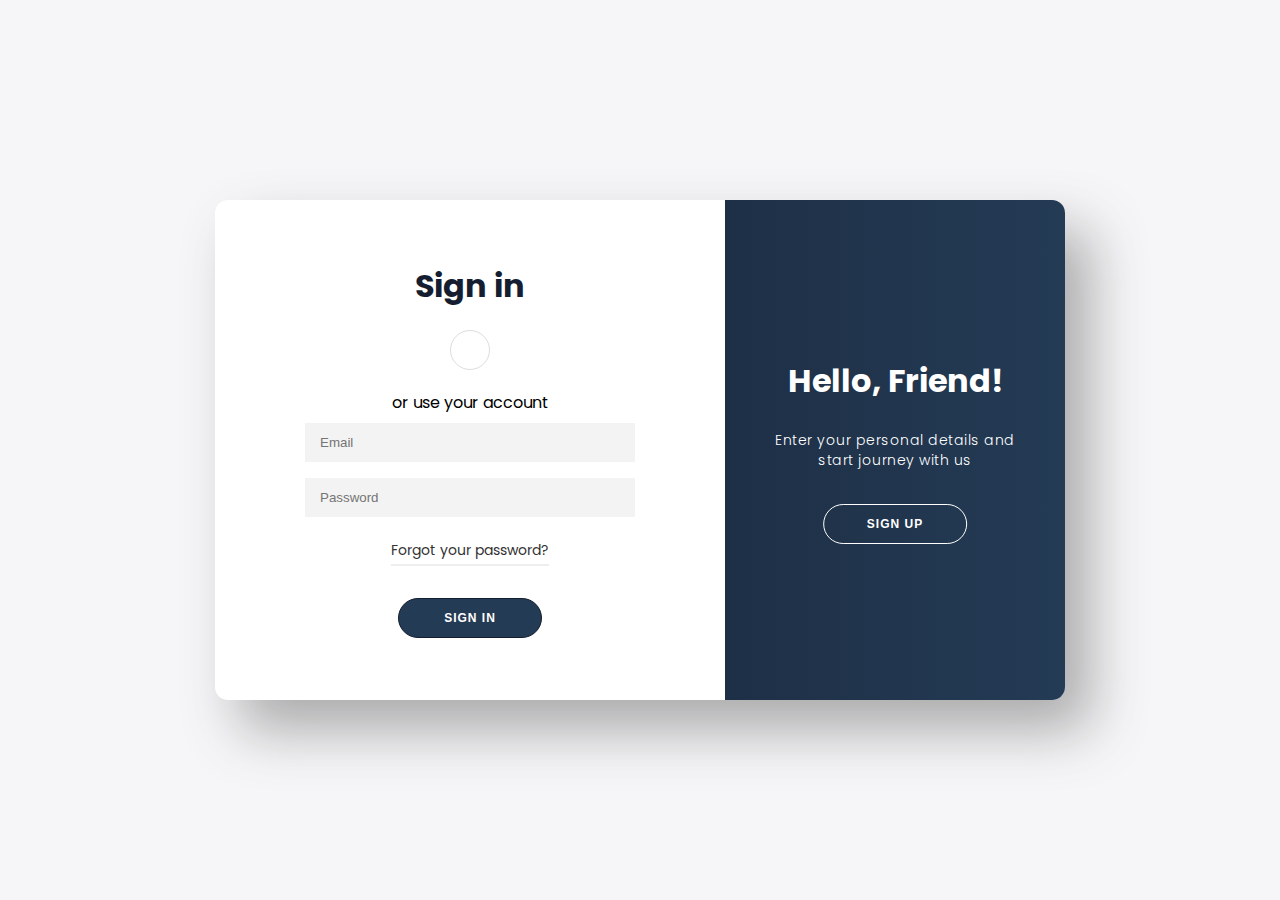
<file: login.html>
<!DOCTYPE html>
<html lang="en">
<head>
    <meta charset="UTF-8">
    <meta name="viewport" content="width=device-width, initial-scale=1.0">
    <title>Lit Lounge</title>
    <link rel="shortcut icon" href="assets/images/favicon.ico" type="image/x-icon">
    <!-- css -->
    <link rel="stylesheet" href="assets/css/loginRegister.css">
    <link rel="stylesheet" href="assets/css/mediaqueries.css">
    <link rel="stylesheet" href="assets/css/darkmode.css">

    <!-- font awesome icons -->
    <link rel="stylesheet" href="https://cdnjs.cloudflare.com/ajax/libs/font-awesome/6.1.1/css/all.min.css" integrity="sha512-KfkfwYDsLkIlwQp6LFnl8zNdLGxu9YAA1QvwINks4PhcElQSvqcyVLLD9aMhXd13uQjoXtEKNosOWaZqXgel0g==" crossorigin="anonymous" referrerpolicy="no-referrer" />
</head>
<body>
    <div class="container" id="container">
        <div class="form-container sign-up-container">
            <form action="#">
                <h1>Create Account</h1>
                <div class="social-container">
                    <a href="#" class="social"><i class="fab fa-google-plus-g"></i></a>
                </div>
                <span>or use your email for registration</span>
                <div class="infield">
                    <input type="text" placeholder="Name" />
                    <label></label>
                </div>
                <div class="infield">
                    <input type="email" placeholder="Email" name="email"/>
                    <label></label>
                </div>
                <div class="infield">
                    <input type="password" placeholder="Password" />
                    <label></label>
                </div>
                <button>Sign Up</button>
            </form>
        </div>
        <div class="form-container sign-in-container">
            <form action="#">
                <h1>Sign in</h1>
                <div class="social-container">
                    <a href="#" class="social"><i class="fab fa-google-plus-g"></i></a>
                </div>
                <span>or use your account</span>
                <div class="infield">
                    <input type="email" placeholder="Email" name="email"/>
                    <label></label>
                </div>
                <div class="infield">
                    <input type="password" placeholder="Password" />
                    <label></label>
                </div>
                <a href="#" class="forgot">Forgot your password?</a>
                <button>Sign In</button>
            </form>
        </div>
        <div class="overlay-container" id="overlayCon">
            <div class="overlay">
                <div class="overlay-panel overlay-left">
                    <h1>Welcome Back!</h1>
                    <p>To keep connected with us please login with your personal info</p>
                    <button>Sign In</button>
                </div>
                <div class="overlay-panel overlay-right">
                    <h1>Hello, Friend!</h1>
                    <p>Enter your personal details and start journey with us</p>
                    <button>Sign Up</button>
                </div>
            </div>
            <button id="overlayBtn"></button>
        </div>
    </div>
    
    <!-- js code -->
    <script src="assets/js/loginRegister.js"></script>
</body>
</html>
</file>
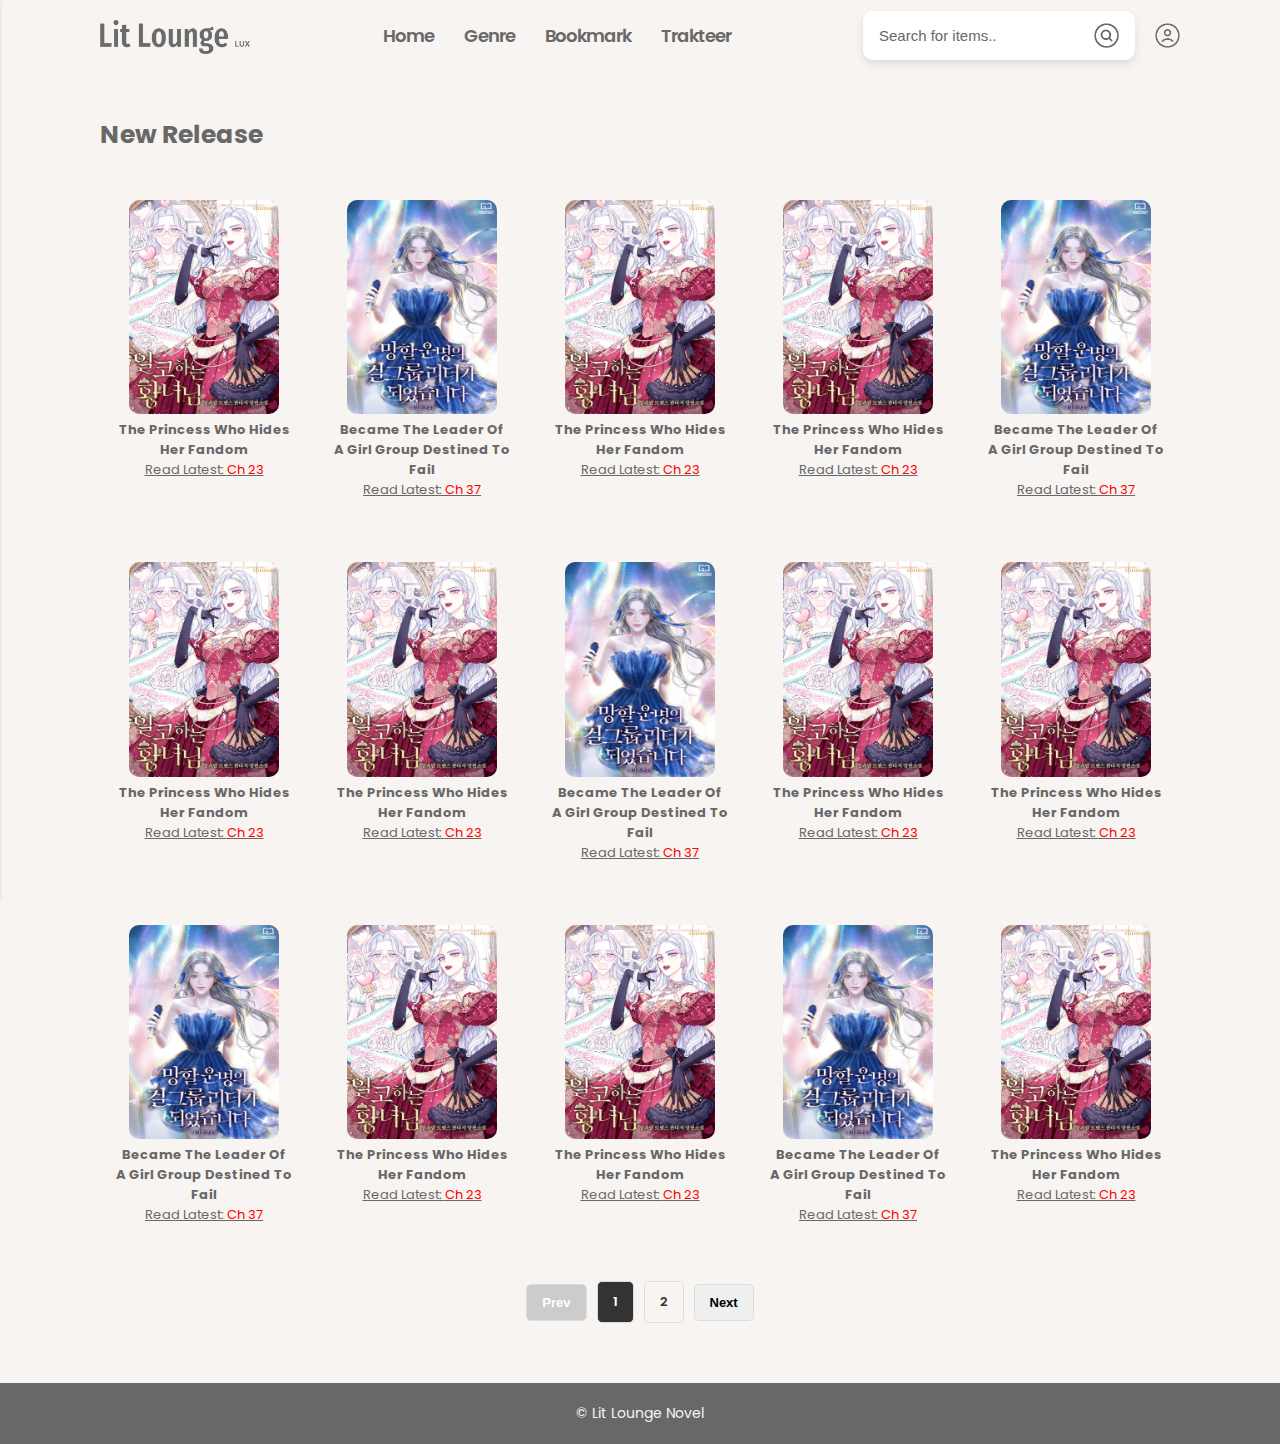
<file: new-release.html>
<!DOCTYPE html>
<html lang="en">
<head>
    <meta charset="UTF-8">
    <meta name="viewport" content="width=device-width, initial-scale=1.0">
    <title>Lit Lounge</title>
    <link rel="shortcut icon" href="assets/images/favicon.ico" type="image/x-icon">
    <!-- css -->
    <link rel="stylesheet" href="assets/css/style.css">
    <link rel="stylesheet" href="assets/css/mediaqueries.css">
    <link rel="stylesheet" href="assets/css/darkmode.css">

    <!-- hammer js -->
    <script src="https://hammerjs.github.io/dist/hammer.min.js"></script>
</head>
<body>
    <nav>
        <div class="nav-logo">
            <!-- Hamburger Menu -->
            <div class="hamburger-menu" id="hamburger-menu">
                <img src="assets/images/ham-menu.png">
            </div>
            <a href="index.html"><img src="assets/images/logo.png" alt="Logo Lit Lounge"></a>
        </div>

        <div class="nav-menu">
            <div class="nav-home">
                <a href="index.html">Home</a>
            </div>
            <div class="nav-genre">
                <a href="genre.html">Genre</a>
            </div>
            <div class="nav-library">
                <a href="bookmark.html">Bookmark</a>
            </div>
            <div class="nav-trakteer">
                <a href="trakteer.html">Trakteer</a>
            </div>
        </div>

        <div class="nav-icon">
            <!-- search bar start -->
            <div class="search-bar">
                <!-- search box start -->
                <div class="search-box">
                    <input
                        type="text"
                        id="search-input"
                        placeholder="Search for items.."
                    />
                    <img src="assets/images/search.png" id="icon">
                </div>
                <!-- search box end -->
            </div>
            <!-- search bar end -->
            <div class="nav-user" id="nav-user">
                <img src="assets/images/user.png">
                <!-- hidden button -->
                <div class="nav-user-menu">
                    <a href="login.html" id="login-btn">Sign In</a>
                        <button id="dark-mode-toggle">
                            <span class="color-option black"></span>
                            <span class="color-option white"></span>
                        </button>
                    </div>
                </div>
            </div>
        </div>
    </nav>

    <!-- Sidebar Menu -->
    <div class="sidebar-menu" id="sidebar-menu">
        <div class="sidebar-close" id="sidebar-close">
            <img src="assets/images/close.png" alt="Close">
        </div>
        <div class="sidebar-content">
            <!-- Menu items -->
            <div class="nav-home">
                <a href="index.html">Home</a>
            </div>
            <div class="nav-genre">
                <a href="genre.html">Genre</a>
            </div>
            <div class="nav-library">
                <a href="bookmark.html">Library</a>
            </div>
            <div class="nav-trakteer">
                <a href="trakteer.html">Trakteer</a>
            </div>
        </div>
    </div>

    <main>
        <div class="preview-new-release-section">
            <div class="preview-new-release-container">
                <div class="preview-new-release-content">
                    <div class="preview-new-release-header">
                        <h2 class="headline">
                            New Release
                        </h2>
                    </div>
                    <div class="preview-new-release-list" id="paginationList">
                        <div class="preview-new-release-item paginationItem">
                            <a href="#"><img src="assets/images/princess-who-hides-her-fandom.jpeg" alt="Cover Novel"></a>
                            <h5 class="title"><a href="#">The princess who hides her fandom</a></h5>
                            <a href="#">Read Latest: <span>Ch 23</span></a>
                        </div>
                        <div class="preview-new-release-item paginationItem">
                            <a href="#"><img src="assets/images/Became-The-Leader-of-a-Girl-Group-Destined-To-Fail.jpg" alt="Cover Novel"></a>
                            <h5 class="title"><a href="#">Became The Leader of a Girl Group Destined To Fail</a></h5>
                            <a href="#">Read Latest: <span>Ch 37</span></a>
                        </div>
                        <div class="preview-new-release-item paginationItem">
                            <a href="#"><img src="assets/images/princess-who-hides-her-fandom.jpeg" alt="Cover Novel"></a>
                            <h5 class="title"><a href="#">The princess who hides her fandom</a></h5>
                            <a href="#">Read Latest: <span>Ch 23</span></a>
                        </div>
                        <div class="preview-new-release-item paginationItem">
                            <a href="#"><img src="assets/images/princess-who-hides-her-fandom.jpeg" alt="Cover Novel"></a>
                            <h5 class="title"><a href="#">The princess who hides her fandom</a></h5>
                            <a href="#">Read Latest: <span>Ch 23</span></a>
                        </div>
                        <div class="preview-new-release-item paginationItem">
                            <a href="#"><img src="assets/images/Became-The-Leader-of-a-Girl-Group-Destined-To-Fail.jpg" alt="Cover Novel"></a>
                            <h5 class="title"><a href="#">Became The Leader of a Girl Group Destined To Fail</a></h5>
                            <a href="#">Read Latest: <span>Ch 37</span></a>
                        </div>
                        <div class="preview-new-release-item paginationItem">
                            <a href="#"><img src="assets/images/princess-who-hides-her-fandom.jpeg" alt="Cover Novel"></a>
                            <h5 class="title"><a href="#">The princess who hides her fandom</a></h5>
                            <a href="#">Read Latest: <span>Ch 23</span></a>
                        </div>
                        <div class="preview-new-release-item paginationItem">
                            <a href="#"><img src="assets/images/princess-who-hides-her-fandom.jpeg" alt="Cover Novel"></a>
                            <h5 class="title"><a href="#">The princess who hides her fandom</a></h5>
                            <a href="#">Read Latest: <span>Ch 23</span></a>
                        </div>
                        <div class="preview-new-release-item paginationItem">
                            <a href="#"><img src="assets/images/Became-The-Leader-of-a-Girl-Group-Destined-To-Fail.jpg" alt="Cover Novel"></a>
                            <h5 class="title"><a href="#">Became The Leader of a Girl Group Destined To Fail</a></h5>
                            <a href="#">Read Latest: <span>Ch 37</span></a>
                        </div>
                        <div class="preview-new-release-item paginationItem">
                            <a href="#"><img src="assets/images/princess-who-hides-her-fandom.jpeg" alt="Cover Novel"></a>
                            <h5 class="title"><a href="#">The princess who hides her fandom</a></h5>
                            <a href="#">Read Latest: <span>Ch 23</span></a>
                        </div>
                        <div class="preview-new-release-item paginationItem">
                            <a href="#"><img src="assets/images/princess-who-hides-her-fandom.jpeg" alt="Cover Novel"></a>
                            <h5 class="title"><a href="#">The princess who hides her fandom</a></h5>
                            <a href="#">Read Latest: <span>Ch 23</span></a>
                        </div>
                        <div class="preview-new-release-item paginationItem">
                            <a href="#"><img src="assets/images/Became-The-Leader-of-a-Girl-Group-Destined-To-Fail.jpg" alt="Cover Novel"></a>
                            <h5 class="title"><a href="#">Became The Leader of a Girl Group Destined To Fail</a></h5>
                            <a href="#">Read Latest: <span>Ch 37</span></a>
                        </div>
                        <div class="preview-new-release-item paginationItem">
                            <a href="#"><img src="assets/images/princess-who-hides-her-fandom.jpeg" alt="Cover Novel"></a>
                            <h5 class="title"><a href="#">The princess who hides her fandom</a></h5>
                            <a href="#">Read Latest: <span>Ch 23</span></a>
                        </div>
                        <!-- dummy data start -->
                        <div class="preview-new-release-item paginationItem">
                            <a href="#"><img src="assets/images/princess-who-hides-her-fandom.jpeg" alt="Cover Novel"></a>
                            <h5 class="title"><a href="#">The princess who hides her fandom</a></h5>
                            <a href="#">Read Latest: <span>Ch 23</span></a>
                        </div>
                        <div class="preview-new-release-item paginationItem">
                            <a href="#"><img src="assets/images/Became-The-Leader-of-a-Girl-Group-Destined-To-Fail.jpg" alt="Cover Novel"></a>
                            <h5 class="title"><a href="#">Became The Leader of a Girl Group Destined To Fail</a></h5>
                            <a href="#">Read Latest: <span>Ch 37</span></a>
                        </div>
                        <div class="preview-new-release-item paginationItem">
                            <a href="#"><img src="assets/images/princess-who-hides-her-fandom.jpeg" alt="Cover Novel"></a>
                            <h5 class="title"><a href="#">The princess who hides her fandom</a></h5>
                            <a href="#">Read Latest: <span>Ch 23</span></a>
                        </div>
                        <div class="preview-new-release-item paginationItem">
                            <a href="#"><img src="assets/images/princess-who-hides-her-fandom.jpeg" alt="Cover Novel"></a>
                            <h5 class="title"><a href="#">The princess who hides her fandom</a></h5>
                            <a href="#">Read Latest: <span>Ch 23</span></a>
                        </div>
                        <div class="preview-new-release-item paginationItem">
                            <a href="#"><img src="assets/images/Became-The-Leader-of-a-Girl-Group-Destined-To-Fail.jpg" alt="Cover Novel"></a>
                            <h5 class="title"><a href="#">Became The Leader of a Girl Group Destined To Fail</a></h5>
                            <a href="#">Read Latest: <span>Ch 37</span></a>
                        </div>
                        <div class="preview-new-release-item paginationItem">
                            <a href="#"><img src="assets/images/princess-who-hides-her-fandom.jpeg" alt="Cover Novel"></a>
                            <h5 class="title"><a href="#">The princess who hides her fandom</a></h5>
                            <a href="#">Read Latest: <span>Ch 23</span></a>
                        </div>
                        <div class="preview-new-release-item paginationItem">
                            <a href="#"><img src="assets/images/princess-who-hides-her-fandom.jpeg" alt="Cover Novel"></a>
                            <h5 class="title"><a href="#">The princess who hides her fandom</a></h5>
                            <a href="#">Read Latest: <span>Ch 23</span></a>
                        </div>
                        <div class="preview-new-release-item paginationItem">
                            <a href="#"><img src="assets/images/Became-The-Leader-of-a-Girl-Group-Destined-To-Fail.jpg" alt="Cover Novel"></a>
                            <h5 class="title"><a href="#">Became The Leader of a Girl Group Destined To Fail</a></h5>
                            <a href="#">Read Latest: <span>Ch 37</span></a>
                        </div>
                        <div class="preview-new-release-item paginationItem">
                            <a href="#"><img src="assets/images/princess-who-hides-her-fandom.jpeg" alt="Cover Novel"></a>
                            <h5 class="title"><a href="#">The princess who hides her fandom</a></h5>
                            <a href="#">Read Latest: <span>Ch 23</span></a>
                        </div>
                        <div class="preview-new-release-item paginationItem">
                            <a href="#"><img src="assets/images/princess-who-hides-her-fandom.jpeg" alt="Cover Novel"></a>
                            <h5 class="title"><a href="#">The princess who hides her fandom</a></h5>
                            <a href="#">Read Latest: <span>Ch 23</span></a>
                        </div>
                        <div class="preview-new-release-item paginationItem">
                            <a href="#"><img src="assets/images/Became-The-Leader-of-a-Girl-Group-Destined-To-Fail.jpg" alt="Cover Novel"></a>
                            <h5 class="title"><a href="#">Became The Leader of a Girl Group Destined To Fail</a></h5>
                            <a href="#">Read Latest: <span>Ch 37</span></a>
                        </div>
                        <div class="preview-new-release-item paginationItem">
                            <a href="#"><img src="assets/images/princess-who-hides-her-fandom.jpeg" alt="Cover Novel"></a>
                            <h5 class="title"><a href="#">The princess who hides her fandom</a></h5>
                            <a href="#">Read Latest: <span>Ch 23</span></a>
                        </div>
                        <!-- dummy data end -->
                    </div>
                    <!-- pagination -->
                    <div class="pagination-container" data-content-limit="15">
                        <div class="pagination">
                            <button class="control" id="prev" title="Previous page">
                                Prev
                            </button>
                            <div class="pageNumbers" id="pageNumbers">
                                <!-- page number -->
                            </div>
                            <button class="control" id="next" title="Next page">
                                Next
                            </button>
                        </div>
                    </div>
                </div>
            </div>
        </div>
    </main>

    <!-- footer start -->
    <footer>
        <p>&copy; Lit Lounge Novel</p>
    </footer>
    <!-- footer end -->
    
    <!-- script js -->
    <script src="assets/js/script.js"></script>
    <script src="assets/js/pagination.js"></script>
</body>
</html>
</file>
<file: assets/css/style.css>
@import url("https://fonts.googleapis.com/css2?family=Poppins:wght@100;200;300;400;500;600;700;800;900&display=swap");

:root {
    --soft-cream: #F8F4F1;
    --charcoal-gray: #686868;
    --light-gray: #414141;
    --misty-blue: #B0C4DE;
    --white: #ffffff;
    --black: #000000;
    --dark-mode-bg: #333;
    --dark-mode-text: #fff;
    --dark-mode-light-gray: #444; 
    --dark-mode-soft-cream: #3d3434;
}

* {
    margin: 0;
    padding: 0;
    box-sizing: border-box;
}

body {
    font-family: "Poppins", sans-serif;
    background-color: var(--soft-cream);
    scroll-behavior: smooth;
}

main {
    padding: 20px 100px;
}

a {
    text-decoration: none;
}

li {
    list-style: none;
}

/* nav */
nav {
    display: flex;
    align-items: center;
    justify-content: space-between;
    gap: 20px;
    position: sticky;
    top: 0;
    z-index: 999;
    padding: 10px 100px 15px;
    background-color: var(--soft-cream);
    transition: box-shadow 0.3s ease-in-out;
}

.navbar-scrolled {
    box-shadow: 0 4px 8px rgba(0, 0, 0, 0.1);
}

.nav-logo {
    display: flex;
    align-items: center;
    gap: 10px;
}

nav a img {
    position: relative;
    max-width: 150px;
    margin-top: 10px;
}

.nav-menu {
    display: flex;
    align-items: center;
    gap: 30px;
}

.nav-home a,
.nav-library a,
.nav-trakteer a,
.nav-genre a {
    color: var(--charcoal-gray);
    font-weight: 600;
    font-size: 18px;
    letter-spacing: -1px;
}

.nav-icon {
    display: flex;
    align-items: center;
    gap: 20px;
}

.search-bar {
    display: flex;
    align-items: center;
    border-radius: 10px;
    background-color: var(--white);
    box-shadow: 0 4px 8px rgba(0, 0, 0, 0.1);
    overflow: hidden;
}

.search-box {
    display: flex;
    align-items: center;
    padding-right: 1rem;
    width: 100%;
    color: var(--charcoal-gray);
}

.search-box input {
    padding: 1rem;
    width: 100%;
    font-size: 15px;
    font-weight: 500;
    color: var(--charcoal-gray);
    border: 0;
    outline: 0;
}
  
.search-box img,
.nav-user img,
.hamburger-menu img {
    width: 25px;
    cursor: pointer;
}
  
.search-box input::placeholder {
    font-size: 15px;
    font-weight: 500;
    color: var(--charcoal-gray);
}

.nav-user img {
    margin-top: 8px;
}

/* nav-user-menu */
.nav-user-menu {
    display: none;
    position: absolute;
    top: 100%; 
    left: 91.5%; 
    transform: translateX(-50%);
    background-color: var(--white);
    box-shadow: 0 4px 8px rgba(0, 0, 0, 0.1);
    border-radius: 5px;
    padding: 10px;
    width: 10%;
    z-index: 1000;
}

.nav-user-menu a {
    display: flex;
    align-items: center;
    justify-content: center;
    margin: 5px 0;
    padding: 10px;
    font-size: 14px;
    color: var(--charcoal-gray);
    text-decoration: none;
    background-color: var(--white);
    border: none;
    cursor: pointer;
    width: 100%; 
    text-align: center;
}

.nav-user-menu a:hover {
    background-color: var(--light-gray);
    color: var(--white);
    border-radius: 10px;
}

.nav-user-menu button {
    display: flex;
    align-items: center;
    justify-content: center;
    border: none;
    background: transparent;
    margin-top: 10px;
    cursor: pointer;
    padding-bottom: 10px;
}

/* Dark mode toggle button styling */
.color-options {
    display: flex;
    align-items: center;
    justify-content: center;
    /* gap: 10px; */
    margin-top: 10px;
}

.color-option {
    display: inline-block;
    width: 20px;
    height: 20px;
    border-radius: 50%;
    cursor: pointer;
    border: 2px solid var(--charcoal-gray);
}

.color-options button {
    border: none;
    background-color: transparent;
}

.color-option.black {
    background-color: var(--white);
}

.color-option.white {
    background-color: var(--black);
}

#dark-mode-toggle {
    display: flex;
    justify-content: center;
    align-items: center;
    gap: 5px;
    width: 100%; 
}

/* sidebar menu */
.sidebar-menu {
    position: fixed;
    top: 0;
    left: 0;
    width: 200px;
    height: 100%;
    background-color: var(--soft-cream);
    box-shadow: -2px 0 5px rgba(0, 0, 0, 0.3);
    transform: translateX(-100%);
    transition: transform 0.3s ease-in-out;
    z-index: 1000;
}

.sidebar-menu.show {
    transform: translateX(0);
}

.sidebar-close {
    display: flex;
    justify-content: flex-end;
    padding: 1rem;
}

.sidebar-close img {
    width: 25px;
    cursor: pointer;
}

.sidebar-content {
    padding: 1rem;
}

.sidebar-content > div {
    margin-bottom: 20px; 
}

.sidebar-content > div:last-child {
    margin-bottom: 0; 
}

.hamburger-menu {
    display: none;
    margin-top: 7px;
}


/* Hero Section */
.hero-section {
    margin-top: 20px;
    position: relative;
}

.slider-container {
    position: relative;
    height: 60vh;
    overflow: hidden;
    border-radius: 60px;
    box-shadow: 0 4px 8px rgba(0, 0, 0, 0.1);
}

.slide {
    position: absolute;
    top: 0;
    left: 0;
    width: 100%;
    height: 100%;
    background-repeat: no-repeat;
    background-size: cover;
    display: none;
    justify-content: space-between;
    align-items: center;
    transition: opacity 1s ease-in-out;
}

.slide.active {
    display: flex;
    opacity: 1;
}

.slide:not(.active) {
    opacity: 0;
}

.textBox {
    margin: 0px 20px;
    padding: 2rem;
    max-width: 750px;
    max-height: 700px;
    /* background-color: aqua; */
}

.textBox h1 {
    text-transform: capitalize;
    font-size: 32px;
    color: #000000;
    margin-bottom: 10px;
    line-height: 35px;
}

.textBox p {
    font-size: 15px;
    color: #000000;
    margin-bottom: 20px;
    display: -webkit-box;
    -webkit-box-orient: vertical;
    -webkit-line-clamp: 3; 
    overflow: hidden;
    text-overflow: ellipsis;
}

.textBox a {
    padding: 0.5rem 1rem;
    border: none;
    border-radius: 10px;
    background-color: var(--charcoal-gray);
    color: var(--white);
    font-size: 13px;
    letter-spacing: 1px;
    font-weight: 600;
}

.textBox a:hover {
    background-color: #797777;
    padding: 0.5rem 0.8rem;
}

.imgBox {
    margin: 0px 100px;
}

.imgBox img {
    width: 200px;
    height: auto;
    transition: width 0.3s ease;
    box-shadow: 0 4px 8px rgba(0, 0, 0, 0.1);
    border-radius: 10px;
}

.imgBox img:hover {
    width: 180px;
}

/* Slider Navigation Bullets */
.slider-nav {
    position: absolute;
    bottom: 20px;
    left: 50%;
    transform: translateX(-50%);
    display: flex;
    gap: 10px;
}

.nav-bullet {
    width: 12px;
    height: 12px;
    background-color: var(--charcoal-gray);
    border-radius: 50%;
    cursor: pointer;
    transition: background-color 0.3s;
}

.nav-bullet.active {
    background-color: var(--misty-blue);
}

/* last update section */
.last-update-section {
    margin-top: 80px;
    position: relative;
}

.last-update-container {
    display: flex;
    flex-direction: column;
}

.last-update-header {
    display: flex;
    justify-content: space-between;
    align-items: center;
    margin-bottom: 30px;
}

.last-update-header .headline {
    font-size: 25px;
    color: var(--charcoal-gray);
}

.last-update-view a {
    color: var(--charcoal-gray);
    text-decoration: underline var(--charcoal-gray);
}

.last-update-view a:hover {
    color: red;
    text-decoration: underline red;
}

.last-update-content {
    display: grid;
    grid-template-columns: repeat(auto-fit, minmax(15em, 1fr));
    gap: 10px;
}

.last-update-items {
    display: flex;
    align-items: center;
    justify-content: center;
    flex-direction: column;
    margin-bottom: 20px;
    padding: 1em;
    border-radius: 30px;
    transition: 0.5s;
    gap: 8px;
    text-align: center;
}

.last-update-items:hover {
    transform: translateY(-15px);
    box-shadow: 0 4px 8px rgba(0, 0, 0, 0.1); 
}

.last-update-items img {
    width: 200px;
    height: auto;
    border-radius: 10px;
}

.last-update-items h5 {
    max-width: 220px;
}

.last-update-items h5 a {
    font-size: 15px;
    text-decoration: none;
    text-transform: capitalize;
    line-height: 1.2;
}

.last-update-items a {
    font-size: 15px;
    text-decoration: underline var(--charcoal-gray);
    color: var(--charcoal-gray);
    text-transform: capitalize;
    cursor: pointer;
}

.last-update-items a span {
    color: red;
}

/* new release section */
.new-release-section {
    margin-top: 50px;
    position: relative;
}

.new-release-container {
    display: flex;
    flex-direction: column;
}

.new-release-header {
    display: flex;
    justify-content: space-between;
    align-items: center;
    margin-bottom: 30px;
}

.new-release-header .headline {
    font-size: 25px;
    color: var(--charcoal-gray);
}

.new-release-view a {
    color: var(--charcoal-gray);
    text-decoration: underline var(--charcoal-gray);
}

.new-release-view a:hover {
    color: red;
    text-decoration: underline red;
}

.new-release-content {
    display: grid;
    grid-template-columns: repeat(auto-fit, minmax(15em, 1fr));
    gap: 10px;
}

.new-release-items {
    display: flex;
    align-items: center;
    justify-content: center;
    flex-direction: column;
    margin-bottom: 20px;
    padding: 1em;
    border-radius: 30px;
    transition: 0.5s;
    gap: 8px;
    text-align: center;
}

.new-release-items:hover {
    transform: translateY(-15px);
    box-shadow: 0 4px 8px rgba(0, 0, 0, 0.1); 
}

.new-release-items img {
    width: 200px;
    height: auto;
    border-radius: 10px;
}

.new-release-items h5 {
    max-width: 220px;
}

.new-release-items h5 a {
    font-size: 15px;
    text-decoration: none;
    text-transform: capitalize;
    line-height: 1.2;
}

.new-release-items a {
    font-size: 15px;
    text-decoration: underline var(--charcoal-gray);
    color: var(--charcoal-gray);
    text-transform: capitalize;
    cursor: pointer;
}

.new-release-items a span {
    color: red;
}

/* footer */
footer {
    position: relative;
    background-color: var(--charcoal-gray);
    padding: 20px 0; 
}

footer p {
    color: var(--soft-cream);
    text-align: center;
    margin: 0;
    font-size: 14px;
    line-height: 1.5; 
}


/* browse-genre-section */
.browse-genre-section {
    margin: 30px 0;
}

.browse-genre-container {
    display: flex;
    justify-content: center;
    flex-direction: column;
}

.browse-genre-container h2 {
    margin-bottom: 20px;
    font-size: 23px;
    color: var(--charcoal-gray);
}

.browse-genre-form {
    padding: 30px;
    border: 1px solid #dbdbdbd3;
    border-radius: 10px;
    background-color: #f3f0edd3;
    box-shadow: 0 4px 8px rgba(88, 88, 88, 0.1);
    display: flex;
    flex-wrap: wrap;
    width: 100%;
}

.genre-container {
    display: flex;
    align-items: center; 
    position: relative;
    padding: 10px; 
    margin-bottom: 15px;
    margin-right: 20px; 
    cursor: pointer;
    font-size: 16px;
    -webkit-user-select: none;
    -moz-user-select: none;
    -ms-user-select: none;
    user-select: none;
}

.genre-container:hover {
    box-shadow: 0 4px 8px rgba(0, 0, 0, 0.1);
    border-radius: 10px;
}

.genre-container input {
    position: absolute;
    opacity: 0;
    cursor: pointer;
    height: 0;
    width: 0;
}

.genre-checkmark {
    position: absolute;
    top: 50%; 
    left: 10px;
    transform: translateY(-50%); 
    height: 12px;
    width: 12px;
    border: 1px solid var(--charcoal-gray);
    border-radius: 50%;
}

.genre-container .genre-title {
    margin-left: 15px; 
    vertical-align: middle; 
    cursor: pointer;
}

.genre-container:hover input ~ .genre-checkmark {
    background-color: #ddd2d2;
}

.genre-container input:checked ~ .genre-checkmark {
    border: var(--white);
    background-color: rgba(236, 16, 16, 0.89);
}

.genre-order {
    width: 100%;
    margin: 20px 10px;
}

.genre-order label {
    font-size: 17px;
    font-weight: 600;
    color: var(--charcoal-gray);
}

.genre-order select {
    width: 100%;
    padding: 12px 20px;
    margin: 8px 0;
    display: block;
    border: 1px solid #ccc;
    border-radius: 4px;
    box-sizing: border-box;
    appearance: none; 
    -webkit-appearance: none;
    -moz-appearance: none;
}

.genre-order select option {
    padding: 12px;
}

.genre-submit {
    width: 100%;
    margin: 10px;
    text-align: right;
}

.genre-submit input {
    background-color: #04AA6D;
    color: white;
    padding: 14px 20px;
    border: none;
    border-radius: 4px;
    cursor: pointer;
    font-size: 13px;
    font-weight: 700;
}
  
.genre-submit input[type=submit]:hover {
    background-color: #45a049;
}

/* preview genre section */
.preview-genre-section {
    margin: 20px 0;
    position: relative;
    /* max-width: 1200px; */
    width: 100%;
}

.preview-genre-container {
    padding: 10px 0;
    width: 100%;
}

.preview-genre-content {
    align-items: center;
    justify-content: center;
    gap: 20px;
    width: 100%;
    display: grid;
    grid-template-columns: repeat(auto-fit, minmax(500px, 1fr));
}

.preview-genre-item {
    display: flex;
    background-color: #f3f0edd3;
    box-shadow: 0 4px 8px rgba(88, 88, 88, 0.1);
    gap: 15px;
    padding: 10px;
    border: 1px solid #dbdbdbd3;
    border-radius: 10px;
    /* max-width: 583px; */
}

.preview-genre-item img {
    max-width: 180px;
    border-radius: 10px;
}

.description-box h4 a {
    display: block;
    text-transform: capitalize;
    color: var(--charcoal-gray);
    font-weight: 600;
    line-height: 1.2 !important;
    font-size: 18px;
    margin-bottom: 5px;
}

.description-box h4 a:hover {
    text-decoration: underline var(--charcoal-gray);
}

.description-box .genre-list {
    display: flex;
    align-items: center;
    flex-wrap: wrap;
    gap: 10px;
    margin-bottom: 15px;
}

.description-box .genre-list a {
    background-color: rgba(236, 16, 16, 0.89);
    color: var(--white);
    padding: 5px;
    font-size: 13px;
    border-radius: 5px;
}

.description-box .genre-list a:hover {
    background-color: rgba(231, 50, 50, 0.89);
}

.description-box p {
    font-size: 14px;
    display: -webkit-box;
    -webkit-box-orient: vertical;
    -webkit-line-clamp: 7; 
    overflow: hidden;
    text-overflow: ellipsis;
}

/* preview last update */
.preview-last-update-section,
.preview-new-release-section {
    margin: 20px 0;
    width: 100%;
}

.preview-last-update-container,
.preview-new-release-container {
    display: flex;
    flex-direction: column;
    width: 100%;
}

.preview-last-update-header,
.preview-new-release-header {
    margin-bottom: 30px;
}

.preview-last-update-header .headline,
.preview-new-release-header .headline {
    color: var(--charcoal-gray);
    font-size: 25px;
    font-weight: 700;
}

.preview-last-update-list,
.preview-new-release-list {
    display: grid;
    grid-template-columns: repeat(auto-fit, minmax(12em, 1fr));
    gap: 10px;
}

.preview-last-update-item,
.preview-new-release-item {
    display: flex;
    flex-direction: column;
    margin-bottom: 20px;
    padding: 1em;
    border-radius: 30px;
    transition: 0.5s ease-in-out;
    text-align: center;
}

.preview-last-update-item a img,
.preview-new-release-item a img {
    width: 150px;
    height: auto;
    border-radius: 10px;
}

.preview-last-update-item:hover,
.preview-new-release-item:hover {
    transform: translateY(-15px);
    box-shadow: 0 4px 8px rgba(0, 0, 0, 0.1); 
}

.preview-last-update-item h5 a,
.preview-new-release-item h5 a {
    font-size: 13px;
    text-decoration: none;
    text-transform: capitalize;
}

.preview-last-update-item a,
.preview-new-release-item a {
    font-size: 13px;
    text-decoration: underline;
    color: var(--charcoal-gray);
}

.preview-last-update-item a span,
.preview-new-release-item a span {
    color: red;
}

/* pagination */
.pagination-container {
    display: flex;
    align-items: center;
    justify-content: center;
    margin: 20px 0;
}

.pagination {
    display: flex;
    align-items: center;
    text-align: center;
}

.pagination button,
.pagination a {
    display: inline-block;
    margin: 0 5px;
    padding: 10px 15px;
    font-size: 13px;
    font-weight: 600;
    border: 1px solid #ddd;
    border-radius: 5px;
    cursor: pointer;
}

.pagination a.active,
.pagination button:disabled {
    background-color: #333;
    color: #fff;
    cursor: default;
}

.pagination button:not(:disabled):hover,
.pagination a:hover {
    background-color: #ddd;
}

.hidden {
    display: none;
}

.pagination button:disabled {
    background-color: #ccc; 
    cursor: not-allowed;
}

.page-number {
    padding: 10px;
    cursor: pointer;
    border: none;
    background: var(--misty-blue);
    border-radius: 5px;
}

.pageNumbers a {
    color: #333; 
}

.page-number.active {
    background: var(--charcoal-gray);
    color: white;
}
</file>
<file: assets/css/mediaqueries.css>
/* Desktops */
@media (min-width: 992px) and (max-width: 1199px) {
    .textBox {
        margin: 0px 15px; 
        padding: 1.5rem;
        max-width: 650px; 
        max-height: 600px; 
    }

    .textBox h1 {
        font-size: 24px;
        margin-bottom: 8px;
        line-height: 30px;
    }
    
    .textBox p {
        font-size: 13px;
        margin-bottom: 15px;
    }
    
    .textBox a {
        font-size: 11px;
    }
    
    .imgBox img {
        width: 170px;
    }
    
    .imgBox img:hover {
        width: 140px;
    }

    .nav-bullet {
        width: 10px;
        height: 10px;
    }

    .nav-home a,
    .nav-library a,
    .nav-trakteer a,
    .nav-genre a {
        font-size: 13px;
    }

    nav a img {
        max-width: 120px;
    }

    .search-bar {
        min-width: 280px;
    }

    .search-box input::placeholder {
        font-size: 13px;
    }

    /* last update section */
    .last-update-section {
        margin-top: 50px;
    }

    .last-update-header {
        margin-bottom: 20px;
    }

    .last-update-header .headline {
        font-size: 23px;
    }

    .last-update-view a {
        font-size: 15px;
    }

    .last-update-items {
        margin-bottom: 10px;
    }

    .last-update-items img {
        width: 150px;
    }

    .last-update-items h5 a {
        font-size: 12px;
    }

    .last-update-items a {
        font-size: 12px;
    }

    /* new release section */
    .new-release-section {
        margin-top: 30px;
    }

    .new-release-header {
        margin-bottom: 20px;
    }

    .new-release-header .headline {
        font-size: 23px;
    }

    .new-release-view a {
        font-size: 15px;
    }

    .new-release-items {
        margin-bottom: 20px;
    }

    .new-release-items img {
        width: 150px;
    }

    .new-release-items h5 a {
        font-size: 12px;
    }

    .new-release-items a {
        font-size: 12px;
    }

    /* browse-genre-section */
    .browse-genre-section {
        margin: 20px 0;
    }
    
    .browse-genre-form {
        padding: 20px;
    }
    
    .genre-container {
        margin-right: 15px;
        font-size: 14px;
    }
    
    .genre-container .genre-title {
        margin-left: 15px;
    }
    
    .genre-order label {
        font-size: 16px;
    }
    
    .genre-submit input {
        font-size: 12px;
    }

    /* preview genre section */
    .preview-genre-content {
        grid-template-columns: repeat(auto-fit, minmax(350px, 1fr));
    }

    .preview-genre-item img {
        max-width: 150px;
    }

    .description-box h4 a {
        line-height: 1.2 !important;
        font-size: 15px;
    }

    .description-box .genre-list {
        display: flex;
        align-items: center;
        gap: 10px;
        margin-bottom: 15px;
    }

    .description-box .genre-list a {
        font-size: 11px;
    }

    .description-box p {
        font-size: 11px;
        -webkit-line-clamp: 6; 
    }
}

/* Tablets (portrait and landscape) */
@media (min-width: 768px) and (max-width: 991px) {
    .nav-menu {
        display: none;
    }

    .hamburger-menu {
        display: block;
    }

    .hamburger-nav-menu.show {
        display: block;
    }

    nav {
        width: 100%;
    }

    .nav-home a,
    .nav-library a,
    .nav-trakteer a,
    .nav-genre a {
        font-size: 15px;
    }

    nav a img {
        max-width: 100px;
    }

    .search-bar {
        min-width: 280px;
    }

    .search-box input::placeholder {
        font-size: 12px;
    }

    .search-box img,
    .nav-user img,
    .hamburger-menu img {
        width: 20px;
    }

    .textBox {
        margin: 0px 30px; 
        padding: 1rem; 
        max-width: 650px; 
        max-height: 500px;
    }

    .textBox h1 {
        font-size: 19px;
        margin-bottom: 6px;
        line-height: 25px;
    }
    
    .textBox p {
        font-size: 9px;
    }
    
    .textBox a {
        font-size: 9px;
    }

    .imgBox {
        margin: 0px 50px;
    }
    
    .imgBox img {
        width: 150px;
    }
    
    .imgBox img:hover {
        width: 130px;
    }

    .nav-bullet {
        width: 8px;
        height: 8px;
    }

    .search-bar {
        max-width: 500px;
    }

    /* last update section */
    .last-update-section {
        margin-top: 40px;
    }

    .last-update-header {
        margin-bottom: 20px;
    }

    .last-update-header .headline {
        font-size: 18px;
    }

    .last-update-view a {
        font-size: 12px;
    }

    .last-update-items {
        margin-bottom: 10px;
        border-radius: 10px;
        padding: 0.4em;
    }

    .last-update-items img {
        width: 110px;
    }

    .last-update-items h5 a {
        font-size: 9px;
    }

    .last-update-items a {
        font-size: 9px;
    }

    /* new release section */
    .new-release-section {
        margin-top: 20px;
    }

    .new-release-header {
        margin-bottom: 20px;
    }

    .new-release-header .headline {
        font-size: 18px;
    }

    .new-release-view a {
        font-size: 12px;
    }

    .new-release-items {
        margin-bottom: 30px;
        border-radius: 10px;
        padding: 0.4em;
    }

    .new-release-items img {
        width: 110px;
    }

    .new-release-items h5 a {
        font-size: 9px;
    }

    .new-release-items a {
        font-size: 9px;
    }

    footer p {
        font-size: 12px;
        line-height: 1.5; 
    }

    /* browse-genre-section */
    .browse-genre-section {
        margin: 10px 0;
    }

    .browse-genre-container h2 {
        margin-bottom: 15px;
        font-size: 18px;
    }
    
    .browse-genre-form {
        padding: 15px;
    }
    
    .genre-container {
        margin-right: 10px;
        font-size: 10px;
    }
    
    .genre-container .genre-title {
        margin-left: 12px;
    }

    .genre-checkmark {
        height: 9px;
        width: 9px;
    }
    
    .genre-order label {
        font-size: 13px;
    }

    .genre-order select {
        font-size: 12px;
    }
    
    .genre-submit input {
        font-size: 11px;
    }

    /* preview genre section */
    .preview-genre-content {
        grid-template-columns: repeat(auto-fit, minmax(300px, 1fr));
    }

    .preview-genre-item img {
        max-width: 120px;
    }

    .description-box h4 a {
        line-height: 1.2 !important;
        font-size: 13px;
    }

    .description-box .genre-list {
        gap: 3px;
        margin-bottom: 12px;
    }

    .description-box .genre-list a {
        font-size: 10px;
        padding: 3px;
    }

    .description-box p {
        font-size: 10px;
        -webkit-line-clamp: 4; 
    }
}

@media (max-width: 767px) {
    .nav-menu {
        display: none;
    }

    .hamburger-menu {
        display: block;
    }

    .hamburger-nav-menu.show {
        display: block;
    }

    nav a img {
        max-width: 120px;
        padding: 5px 10px 0px;
    }

    nav {
        padding-right: 80px;
        padding-left: 80px;
    }

    .textBox {
        margin: 0px 30px; 
        padding: 0.5rem; 
        max-width: 100%; 
        max-height: 400px; 
    }

    .textBox h1 {
        font-size: 20px;
        margin-bottom: 4px;
        line-height: 25px;
    }
    
    .textBox p {
        font-size: 8px;
    }
    
    .textBox a {
        font-size: 7px;
    }

    .imgBox {
        margin: 0px 30px;
    }
    
    .imgBox img {
        width: 150px;
    }
    
    .imgBox img:hover {
        width: 130px;
    }

    .nav-bullet {
        width: 6px;
        height: 6px;
    }

    .nav-home a,
    .nav-library a,
    .nav-trakteer a,
    .nav-genre a {
        font-size: 15px;
    }

    nav a img {
        max-width: 120px;
    }

    .search-bar {
        min-width: 290px;
    }

    .search-box input {
        padding: 0.8rem;
        font-size: 12px;
    }

    .search-box input::placeholder {
        font-size: 12px;
    }

    .search-box img,
    .nav-user img,
    .hamburger-menu img {
        width: 18px;
    }

    /* last update section */
    .last-update-section {
        margin-top: 30px;
    }

    .last-update-header {
        margin-bottom: 17px;
    }

    .last-update-header .headline {
        font-size: 15px;
    }

    .last-update-view a {
        font-size: 11px;
    }

    .last-update-items {
        margin-bottom: 10px;
        border-radius: 10px;
        padding: 0.4em;
    }

    .last-update-items img {
        width: 95px;
    }

    .last-update-items h5 a {
        font-size: 8px;
    }

    .last-update-items a {
        font-size: 8px;
    }

    /* new release section */
    .new-release-section {
        margin-top: 20px;
    }

    .new-release-header {
        margin-bottom: 17px;
    }

    .new-release-header .headline {
        font-size: 15px;
    }

    .new-release-view a {
        font-size: 11px;
    }

    .new-release-items {
        margin-bottom: 10px;
        border-radius: 10px;
        padding: 0.4em;
    }

    .new-release-items img {
        width: 95px;
    }

    .new-release-items h5 a {
        font-size: 8px;
    }

    .new-release-items a {
        font-size: 8px;
    }

    footer p {
        font-size: 10px;
        line-height: 1.2; 
    }

    /* browse-genre-section */
    .browse-genre-section {
        margin: 0;
    }

    .browse-genre-container h2 {
        margin-bottom: 10px;
        font-size: 15px;
    }
    
    .genre-container {
        margin-right: 10px;
        font-size: 10px;
        margin-bottom: 5px;
    }
    
    .genre-container .genre-title {
        margin-left: 12px;
    }

    .genre-checkmark {
        height: 9px;
        width: 9px;
    }

    .genre-order {
        margin: 5px 10px;
    }
    
    .genre-order label {
        font-size: 12px;
    }

    .genre-order select {
        font-size: 10px;
    }
    
    .genre-submit input {
        font-size: 10px;
    }

    /* preview genre section */
    .preview-genre-item img {
        max-width: 90px;
    }

    .description-box h4 a {
        line-height: 1.2 !important;
        font-size: 12px;
    }

    .description-box .genre-list {
        gap: 3px;
        margin-bottom: 12px;
    }

    .description-box .genre-list a {
        font-size: 9px;
        padding: 3px;
    }

    .description-box p {
        font-size: 9px;
        -webkit-line-clamp: 5; 
    }
}
</file>
<file: assets/css/darkmode.css>
/* darkmode */
.dark-mode {
    background-color: var(--dark-mode-bg);
    color: var(--dark-mode-text);
}

.dark-mode nav {
    background-color: var(--dark-mode-bg);
    color: var(--dark-mode-text);
}

.dark-mode .nav-logo,
.dark-mode .nav-user img,
.dark-mode .sidebar-close {
    filter: brightness(2.5);
} 

.dark-mode .navbar-scrolled {
    box-shadow: 0 4px 8px rgba(255, 255, 255, 0.2);
}

.dark-mode .nav-home a,
.dark-mode .nav-library a,
.dark-mode .nav-trakteer a,
.dark-mode .nav-genre a {
    color: var(--dark-mode-text);
}

.dark-mode .search-bar {
    box-shadow: none;
}

.dark-mode .search-box {
    color: var(--dark-mode-text);
}

.dark-mode .nav-user-menu {
    background-color: var(--dark-mode-light-gray);
}

.dark-mode .nav-user-menu a {
    color: var(--dark-mode-text);
    background-color: var(--dark-mode-light-gray);
}

.dark-mode .nav-user-menu a:hover {
    color: var(--dark-mode-soft-cream);
    background-color: var(--white);
}

.dark-mode .sidebar-menu {
    background-color: var(--dark-mode-bg);
}

.dark-mode .slider-container{
    box-shadow: 0 4px 8px rgba(255, 255, 255, 0.2);
}

.dark-mode .last-update-header .headline,
.dark-mode .last-update-view a {
    color: var(--dark-mode-text);
}

.dark-mode .last-update-items .title a,
.dark-mode .last-update-items a {
    color: var(--dark-mode-text);
}

.dark-mode .last-update-items:hover,
.dark-mode .new-release-items:hover {
    box-shadow: 0 4px 8px rgba(255, 255, 255, 0.2);
}

.dark-mode .new-release-header .headline,
.dark-mode .new-release-view a {
    color: var(--dark-mode-text);
}

.dark-mode .last-update-view a:hover,
.dark-mode .new-release-view a:hover {
    color: red;
    text-decoration: underline red;
}

.dark-mode .new-release-items .title a,
.dark-mode .new-release-items a {
    color: var(--dark-mode-text);
}

.dark-mode .new-release-items a:nth-of-type(2) {
    text-decoration: underline var(--dark-mode-text);
}

.dark-mode footer {
    background-color: var(--dark-mode-light-gray);
}

.dark-mode footer p {
    color: var(--dark-mode-text);
}

.dark-mode .browse-genre-container h2 {
    color: var(--dark-mode-text);
}

.dark-mode .browse-genre-form {
    background-color: var(--dark-mode-light-gray);
    border-color: var(--dark-mode-bg);
}

.dark-mode .browse-genre-form .genre-container:hover{
    box-shadow: 0 4px 8px rgba(255, 255, 255, 0.2);
}

.dark-mode .genre-order label {
    color: var(--dark-mode-text);
}

.dark-mode .preview-genre-item {
    background-color: var(--dark-mode-light-gray);
    border-color: var(--dark-mode-bg);
}

.dark-mode .preview-genre-item .description-box a {
    color: var(--dark-mode-text);
}

.dark-mode .preview-genre-item .description-box a:hover {
    text-decoration: underline var(--dark-mode-text);
}

/* preview last update & new release */
.dark-mode .preview-last-update-header .headline,
.dark-mode .preview-new-release-header .headline {
    color: var(--dark-mode-text);
}

.dark-mode .preview-last-update-item:hover,
.dark-mode .preview-new-release-item:hover {
    transform: translateY(-15px);
    box-shadow: 0 4px 8px rgba(255, 255, 255, 0.2); 
}

.dark-mode .preview-last-update-item a,
.dark-mode .preview-new-release-item a {
    color: var(--dark-mode-text);
}

/* darkmode pagination */
.dark-mode .pagination button:disabled {
    background-color: #ccc;
}

.dark-mode .pagination button,
.dark-mode .pagination a {
    border: 1px solid #ddd;
}

.dark-mode .pagination a.active,
.dark-mode .pagination button:disabled {
    background-color: #646464;
    color: var(--dark-mode-text);
}

.dark-mode .pagination button:not(:disabled):hover,
.dark-mode .pagination a:hover {
    background-color: #646464;
}

.dark-mode .pageNumbers a {
    color: var(--dark-mode-text);
}

.dark-mode .page-number.active {
    background: var(--dark-mode-light-gray);
    color: var(--white);
}

.dark-mode .pagination button:hover{
    color: var(--white);
}
</file>
<file: assets/css/loginRegister.css>
@import url('https://fonts.googleapis.com/css2?family=Poppins:wght@100;200;300;400;500;600;700;800;900&display=swap');

* {
    padding: 0px;
    margin: 0px;
    box-sizing: border-box;
}

:root {
    --linear-grad: linear-gradient(to right, #141E30, #243B55);
    --grad-clr1: #141E30;
    --grad-clr2: #243B55;
    --white: #fff;
}

body {
    height: 100vh;
    background: #f6f5f7;
    display: grid;
    place-content: center;
    font-family: 'Poppins', sans-serif;
}

.container {
    position: relative;
    width: 850px;
    height: 500px;
    background-color: var(--white);
    box-shadow: 25px 30px 55px #5557;
    border-radius: 13px;
    overflow: hidden;
}

.form-container {
    position: absolute;
    width: 60%;
    height: 100%;
    padding: 0px 40px;
    transition: all 0.6s ease-in-out;
}

.sign-up-container {
    opacity: 0;
    z-index: 1;
}

.sign-in-container {
    z-index: 2;
}

form {
    height: 100%;
    display: flex;
    flex-direction: column;
    align-items: center;
    justify-content: center;
    padding: 0px 50px;
}

h1 {
    color: var(--grad-clr1);
}

.social-container {
    margin: 20px 0px;
}

.social-container a {
    border: 1px solid #ddd;
    border-radius: 50%;
    display: inline-flex;
    justify-content: center;
    align-items: center;
    margin: 0px 5px;
    height: 40px;
    width: 40px;
}

.social-container a:hover {
    background-color: red;
    color: var(--white);
}

.infield {
    position: relative;
    margin: 8px 0px;
    width: 100%;
}

input {
    width: 100%;
    padding: 12px 15px;
    background-color: #f3f3f3;
    border: none;
    outline: none;
}

label {
    position: absolute;
    left: 50%;
    top: 100%;
    transform: translateX(-50%);
    width: 0%;
    height: 2px;
    background: var(--linear-grad);
    transition: 0.3s;
}

input:focus ~ label {
    width: 100%;
}

a {
    color: #333;
    font-size: 14px;
    text-decoration: none;
    margin: 15px 0px;
}

a.forgot {
    padding-bottom: 3px;
    border-bottom: 2px solid #eee;
}

button {
    border-radius: 20px;
    border: 1px solid var(--grad-clr1);
    background: var(--grad-clr2);
    color: #fff;
    font-size: 12px;
    font-weight: bold;
    padding: 12px 45px;
    letter-spacing: 1px;
    text-transform: uppercase;
}

.form-container button {
    margin-top: 17px;
    transition: 80ms ease-in;
}

.form-container button:hover {
    background: var(--white);
    color: var(--grad-clr1);
}

.overlay-container {
    position: absolute;
    top: 0;
    left: 60%;
    width: 40%;
    height: 100%;
    overflow: hidden;
    transition: transform 0.6s ease-in-out;
    z-index: 9;
}

#overlayBtn {
    cursor: pointer;
    position: absolute;
    left: 50%;
    top: 304px;
    transform: translateX(-50%);
    width: 143.67px;
    height: 40px;
    border: 1px solid var(--white);
    background: transparent;
    border-radius: 20px;
}

.overlay {
    position: relative;
    background: var(--linear-grad);
    color: var(--white);
    left: -150%;
    height: 100%;
    width: 250%;
    transition: transform 0.6s ease-in-out;
}

.overlay-panel {
    position: absolute;
    display: flex;
    align-items: center;
    justify-content: center;
    flex-direction: column;
    padding: 0px 40px;
    text-align: center;
    height: 100%;
    width: 340px;
    transition: 0.6s ease-in-out;
}

.overlay-left {
    right: 60%;
    transform: translateX(-12%);
}

.overlay-right {
    right: 0;
    transform: translateX(0%);
}

.overlay-panel h1 {
    color: var(--white);
}

p {
    font-size: 14px;
    font-weight: 300;
    line-height: 20px;
    letter-spacing: 0.5px;
    margin: 25px 0px 35px;
}

.overlay-panel button {
    border: none;
    background-color: transparent;
}

.right-panel-active .overlay-container {
    transform: translateX(-150%);
}

.right-panel-active .overlay {
    transform: translateX(50%);
}

.right-panel-active .overlay-left {
    transform: translateX(25%);
}

.right-panel-active .overlay-right {
    transform: translateX(35%);
}

.right-panel-active .sign-in-container {
    transform: translateX(20%);
    opacity: 0;
}

.right-panel-active .sign-up-container {
    transform: translateX(66.7%);
    opacity: 1;
    z-index: 5;
    animation: show 0.6s;
}

@keyframes show {
    0%, 50% {
        opacity: 0;
        z-index: 1;
    }
    50.1%, 100% {
        opacity: 1;
        z-index: 5;
    }
}

.btnScaled {
    animation: scaleBtn 0.6s;
}

@keyframes scaleBtn {
    0% {
        width: 143.67px;
    }
    50% {
        width: 250px;
    }
    100% {
        width: 143.67px;
    }
}
</file>
